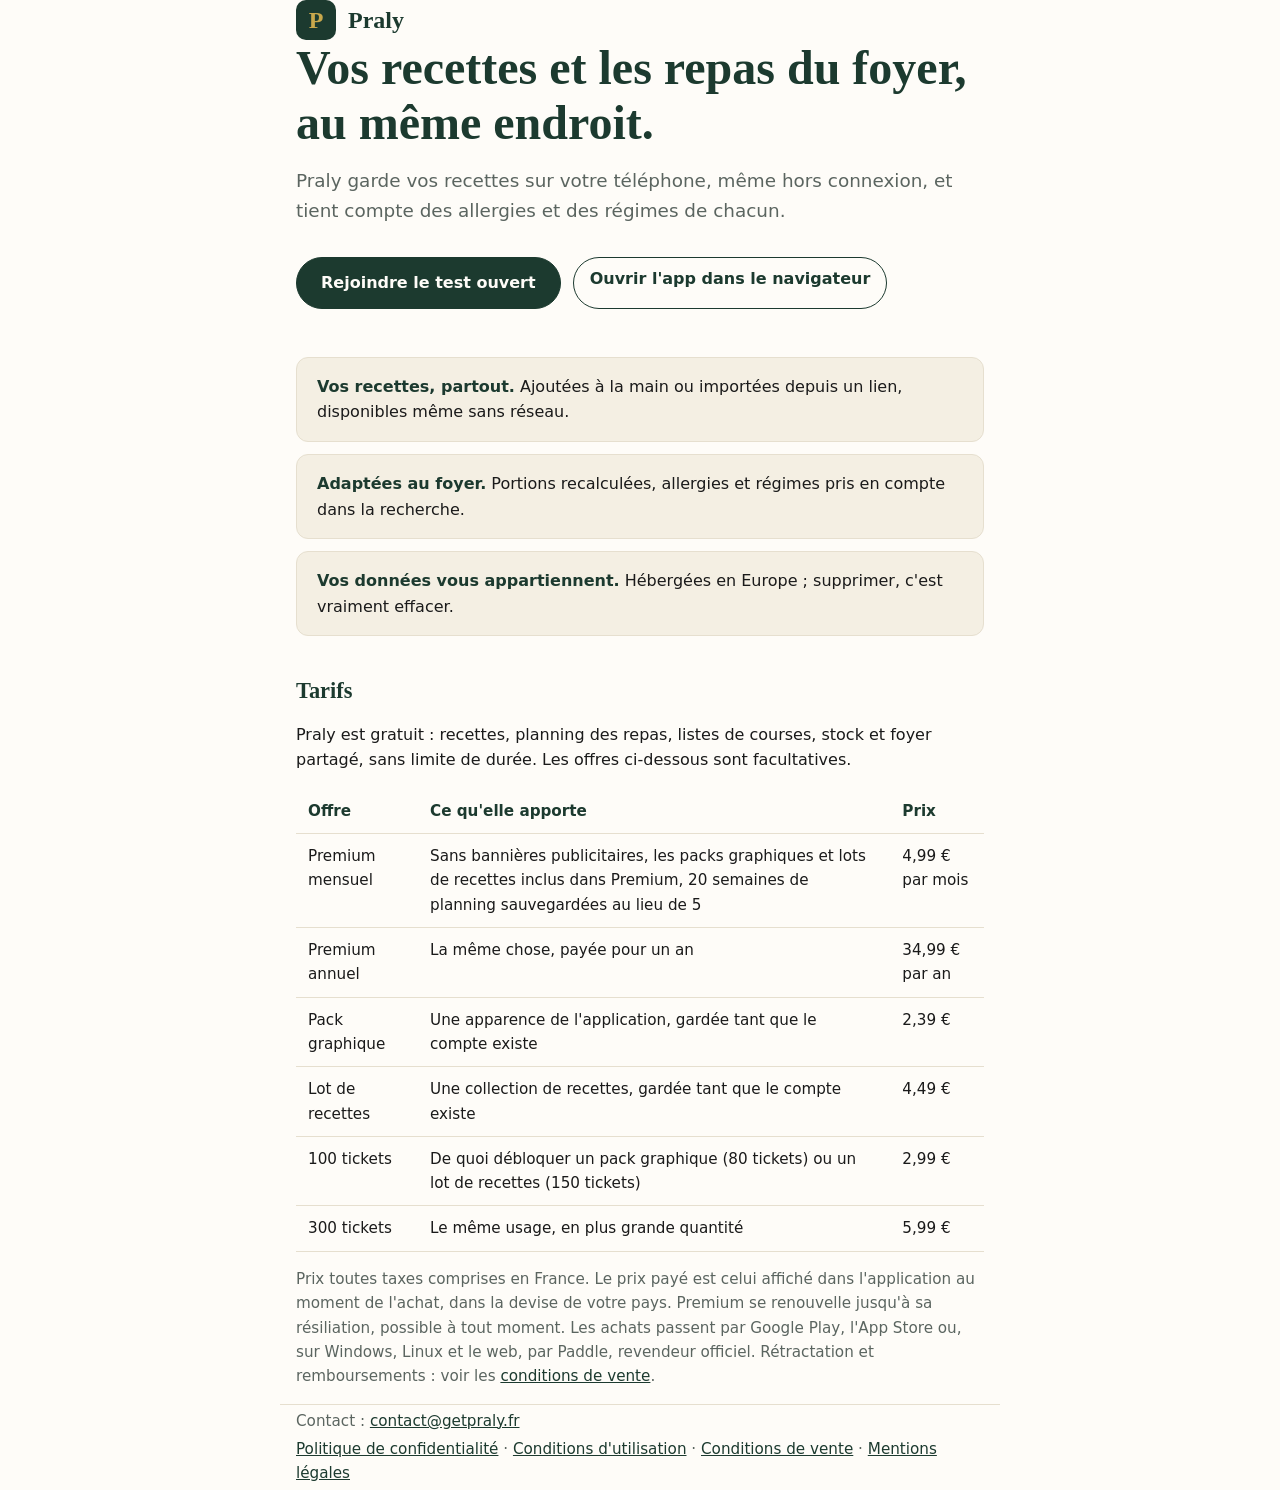
<file: index.html>
<!doctype html>
<html lang="fr">
<head>
  <meta charset="utf-8">
  <meta name="viewport" content="width=device-width, initial-scale=1">
  <title>Praly</title>
  <meta name="description" content="Praly : vos recettes et les repas du foyer, même hors connexion. Test ouvert sur Android, iPhone et le web.">
  <meta name="theme-color" content="#1C3A2F">
  <link rel="canonical" href="https://getpraly.fr/">
  <link rel="icon" href="/favicon.svg" type="image/svg+xml">
  <link rel="stylesheet" href="/styles.css">
</head>
<body>
  <header class="wrap">
    <a class="logo" href="/"><span class="logo-mark">P</span>Praly</a>
  </header>

  <main class="wrap">
    <h1>Vos recettes et les repas du foyer, au même endroit.</h1>
    <p class="lead">Praly garde vos recettes sur votre téléphone, même hors connexion, et tient compte des allergies et des régimes de chacun.</p>
    <!-- App web (lot C7 de Praly) : nofollow, l'app ne doit pas être indexée. -->
    <p class="open-app stores"><a class="button" href="/tester/">Rejoindre le test ouvert</a> <a class="button secondary" href="https://app.getpraly.fr/" rel="nofollow">Ouvrir l'app dans le navigateur</a></p>

    <ul class="features">
      <li><strong>Vos recettes, partout.</strong> Ajoutées à la main ou importées depuis un lien, disponibles même sans réseau.</li>
      <li><strong>Adaptées au foyer.</strong> Portions recalculées, allergies et régimes pris en compte dans la recherche.</li>
      <li><strong>Vos données vous appartiennent.</strong> Hébergées en Europe ; supprimer, c'est vraiment effacer.</li>
    </ul>

    <h2 id="tarifs">Tarifs</h2>
    <p>Praly est gratuit : recettes, planning des repas, listes de courses, stock et foyer partagé, sans limite de durée. Les offres ci-dessous sont facultatives.</p>
    <div class="table-scroll">
      <table>
        <thead><tr><th>Offre</th><th>Ce qu'elle apporte</th><th>Prix</th></tr></thead>
        <tbody>
          <tr><td>Premium mensuel</td><td>Sans bannières publicitaires, les packs graphiques et lots de recettes inclus dans Premium, 20 semaines de planning sauvegardées au lieu de 5</td><td>4,99 € par mois</td></tr>
          <tr><td>Premium annuel</td><td>La même chose, payée pour un an</td><td>34,99 € par an</td></tr>
          <tr><td>Pack graphique</td><td>Une apparence de l'application, gardée tant que le compte existe</td><td>2,39 €</td></tr>
          <tr><td>Lot de recettes</td><td>Une collection de recettes, gardée tant que le compte existe</td><td>4,49 €</td></tr>
          <tr><td>100 tickets</td><td>De quoi débloquer un pack graphique (80 tickets) ou un lot de recettes (150 tickets)</td><td>2,99 €</td></tr>
          <tr><td>300 tickets</td><td>Le même usage, en plus grande quantité</td><td>5,99 €</td></tr>
        </tbody>
      </table>
    </div>
    <p class="note">Prix toutes taxes comprises en France. Le prix payé est celui affiché dans l'application au moment de l'achat, dans la devise de votre pays. Premium se renouvelle jusqu'à sa résiliation, possible à tout moment. Les achats passent par Google Play, l'App Store ou, sur Windows, Linux et le web, par Paddle, revendeur officiel. Rétractation et remboursements : voir les <a href="/conditions-de-vente/">conditions de vente</a>.</p>
  </main>

  <footer class="wrap">
    <p>Contact : <a href="mailto:contact@getpraly.fr">contact@getpraly.fr</a></p>
    <p><a href="/confidentialite/">Politique de confidentialité</a> · <a href="/conditions/">Conditions d'utilisation</a> · <a href="/conditions-de-vente/">Conditions de vente</a> · <a href="/mentions-legales/">Mentions légales</a></p>
  </footer>
</body>
</html>
</file>
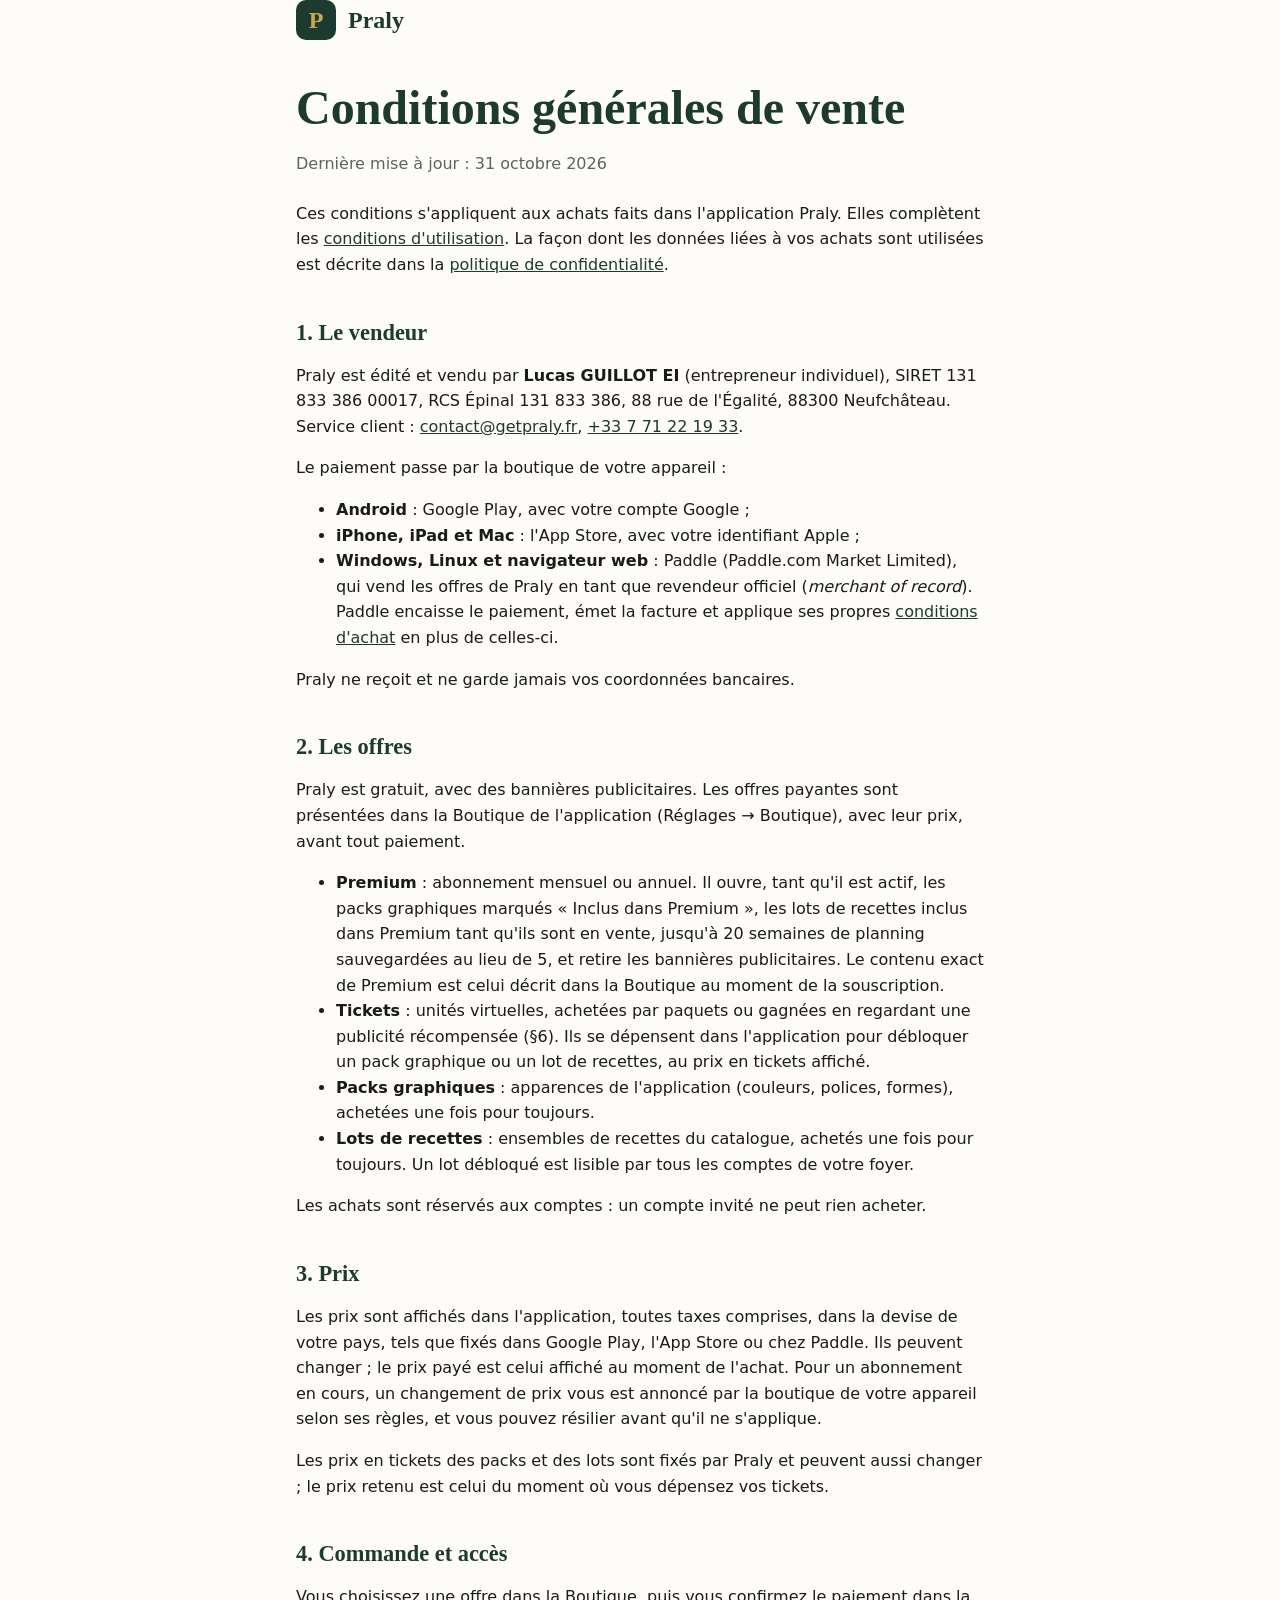
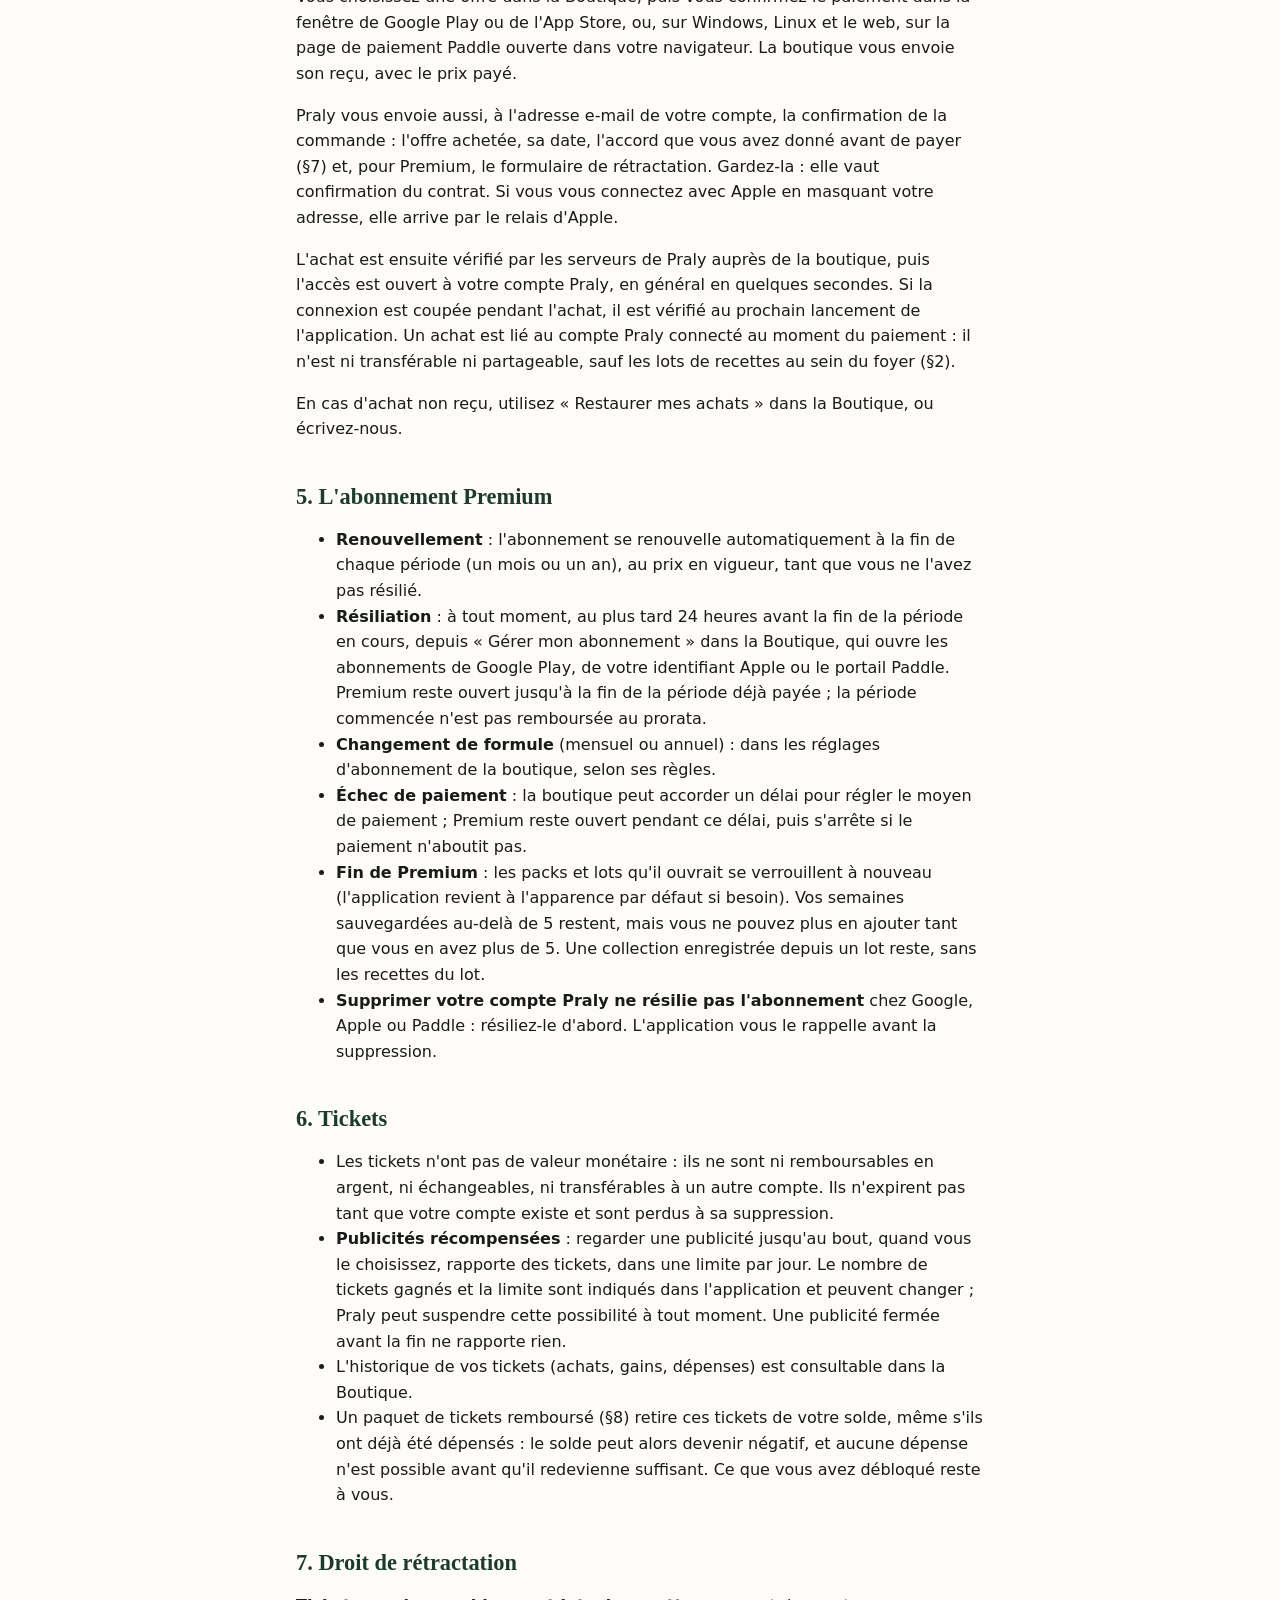
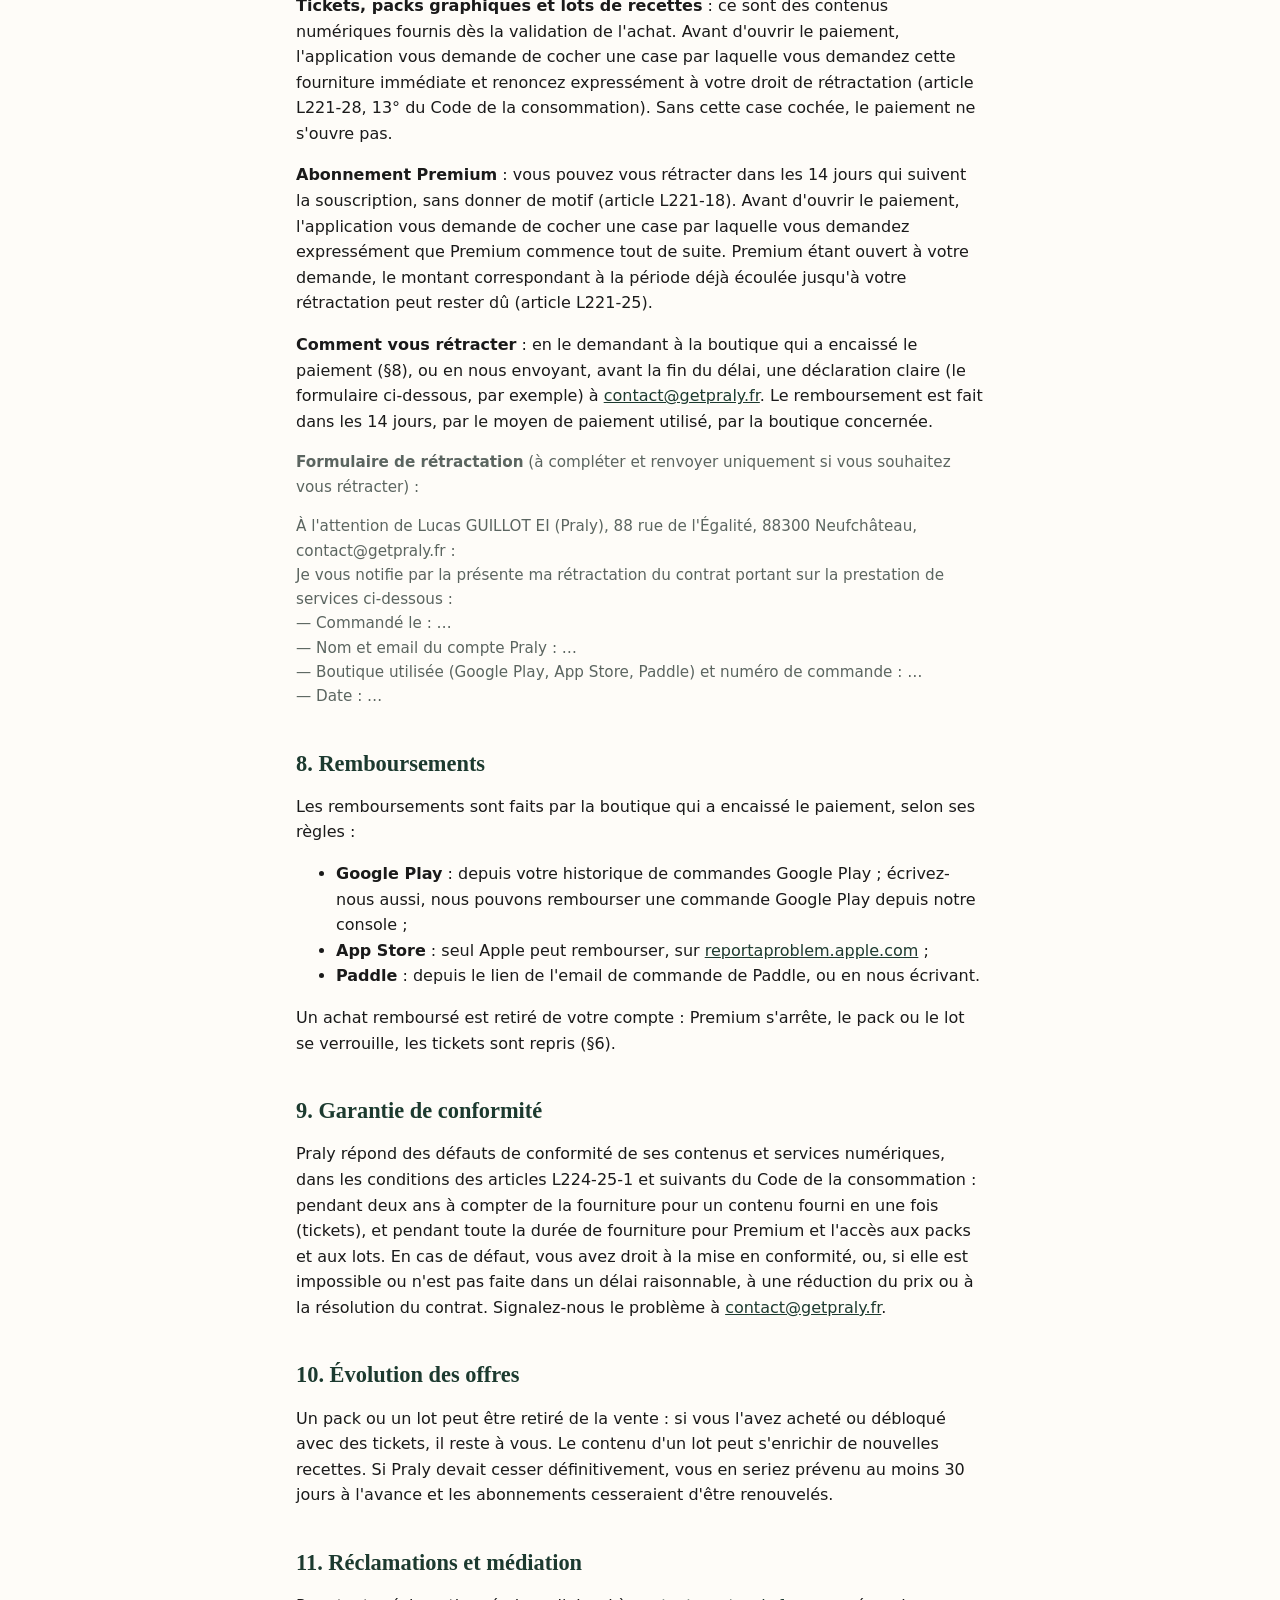
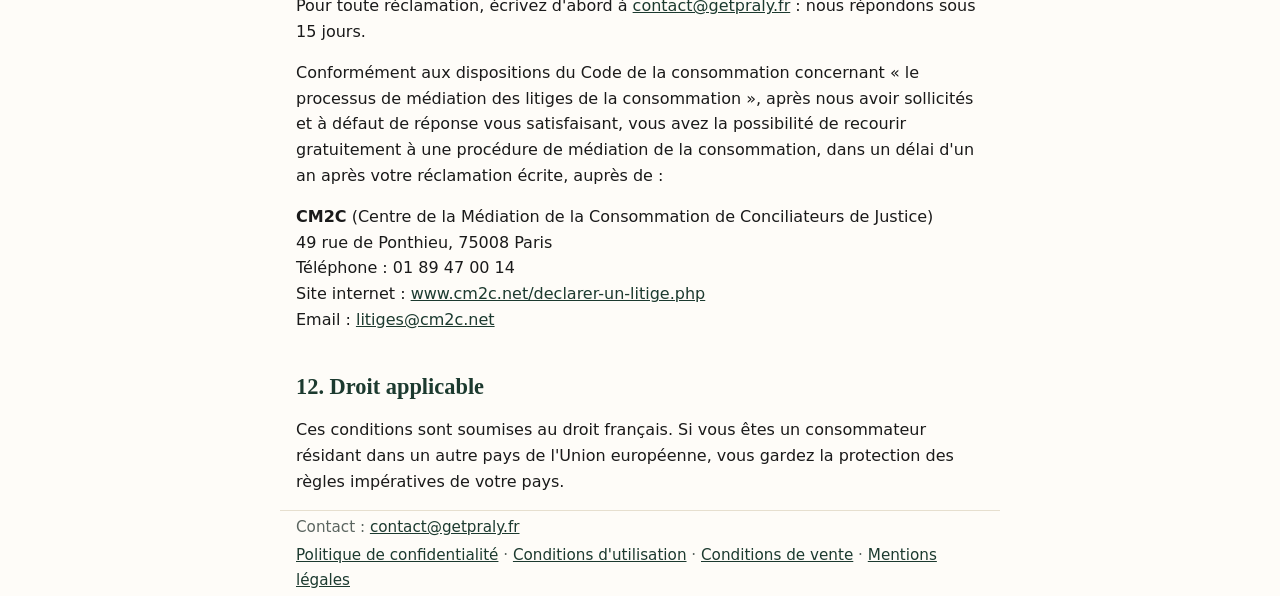
<file: conditions-de-vente/index.html>
<!doctype html>
<html lang="fr">
<head>
  <meta charset="utf-8">
  <meta name="viewport" content="width=device-width, initial-scale=1">
  <title>Conditions de vente · Praly</title>
  <meta name="description" content="Conditions générales de vente des offres payantes de l'application Praly : Premium, tickets, packs graphiques et lots de recettes.">
  <meta name="theme-color" content="#1C3A2F">
  <link rel="canonical" href="https://getpraly.fr/conditions-de-vente/">
  <link rel="icon" href="/favicon.svg" type="image/svg+xml">
  <link rel="stylesheet" href="/styles.css">
</head>
<body class="doc">
  <header class="wrap">
    <a class="logo" href="/"><span class="logo-mark">P</span>Praly</a>
  </header>

  <main class="wrap">
    <h1>Conditions générales de vente</h1>
    <p class="updated">Dernière mise à jour : 31 octobre 2026</p>

    <p>Ces conditions s'appliquent aux achats faits dans l'application Praly. Elles complètent les <a href="/conditions/">conditions d'utilisation</a>. La façon dont les données liées à vos achats sont utilisées est décrite dans la <a href="/confidentialite/">politique de confidentialité</a>.</p>

    <h2>1. Le vendeur</h2>
    <p>Praly est édité et vendu par <strong>Lucas GUILLOT EI</strong> (entrepreneur individuel), SIRET 131 833 386 00017, RCS Épinal 131 833 386, 88 rue de l'Égalité, 88300 Neufchâteau. Service client : <a href="mailto:contact@getpraly.fr">contact@getpraly.fr</a>, <a href="tel:+33771221933">+33 7 71 22 19 33</a>.</p>
    <p>Le paiement passe par la boutique de votre appareil :</p>
    <ul>
      <li><strong>Android</strong> : Google Play, avec votre compte Google ;</li>
      <li><strong>iPhone, iPad et Mac</strong> : l'App Store, avec votre identifiant Apple ;</li>
      <li><strong>Windows, Linux et navigateur web</strong> : Paddle (Paddle.com Market Limited), qui vend les offres de Praly en tant que revendeur officiel (<em>merchant of record</em>). Paddle encaisse le paiement, émet la facture et applique ses propres <a href="https://www.paddle.com/legal/checkout-buyer-terms">conditions d'achat</a> en plus de celles-ci.</li>
    </ul>
    <p>Praly ne reçoit et ne garde jamais vos coordonnées bancaires.</p>

    <h2>2. Les offres</h2>
    <p>Praly est gratuit, avec des bannières publicitaires. Les offres payantes sont présentées dans la Boutique de l'application (Réglages → Boutique), avec leur prix, avant tout paiement.</p>
    <ul>
      <li><strong>Premium</strong> : abonnement mensuel ou annuel. Il ouvre, tant qu'il est actif, les packs graphiques marqués « Inclus dans Premium », les lots de recettes inclus dans Premium tant qu'ils sont en vente, jusqu'à 20 semaines de planning sauvegardées au lieu de 5, et retire les bannières publicitaires. Le contenu exact de Premium est celui décrit dans la Boutique au moment de la souscription.</li>
      <li><strong>Tickets</strong> : unités virtuelles, achetées par paquets ou gagnées en regardant une publicité récompensée (§6). Ils se dépensent dans l'application pour débloquer un pack graphique ou un lot de recettes, au prix en tickets affiché.</li>
      <li><strong>Packs graphiques</strong> : apparences de l'application (couleurs, polices, formes), achetées une fois pour toujours.</li>
      <li><strong>Lots de recettes</strong> : ensembles de recettes du catalogue, achetés une fois pour toujours. Un lot débloqué est lisible par tous les comptes de votre foyer.</li>
    </ul>
    <p>Les achats sont réservés aux comptes : un compte invité ne peut rien acheter.</p>

    <h2>3. Prix</h2>
    <p>Les prix sont affichés dans l'application, toutes taxes comprises, dans la devise de votre pays, tels que fixés dans Google Play, l'App Store ou chez Paddle. Ils peuvent changer ; le prix payé est celui affiché au moment de l'achat. Pour un abonnement en cours, un changement de prix vous est annoncé par la boutique de votre appareil selon ses règles, et vous pouvez résilier avant qu'il ne s'applique.</p>
    <p>Les prix en tickets des packs et des lots sont fixés par Praly et peuvent aussi changer ; le prix retenu est celui du moment où vous dépensez vos tickets.</p>

    <h2>4. Commande et accès</h2>
    <p>Vous choisissez une offre dans la Boutique, puis vous confirmez le paiement dans la fenêtre de Google Play ou de l'App Store, ou, sur Windows, Linux et le web, sur la page de paiement Paddle ouverte dans votre navigateur. La boutique vous envoie son reçu, avec le prix payé.</p>
    <p>Praly vous envoie aussi, à l'adresse e-mail de votre compte, la confirmation de la commande : l'offre achetée, sa date, l'accord que vous avez donné avant de payer (§7) et, pour Premium, le formulaire de rétractation. Gardez-la : elle vaut confirmation du contrat. Si vous vous connectez avec Apple en masquant votre adresse, elle arrive par le relais d'Apple.</p>
    <p>L'achat est ensuite vérifié par les serveurs de Praly auprès de la boutique, puis l'accès est ouvert à votre compte Praly, en général en quelques secondes. Si la connexion est coupée pendant l'achat, il est vérifié au prochain lancement de l'application. Un achat est lié au compte Praly connecté au moment du paiement : il n'est ni transférable ni partageable, sauf les lots de recettes au sein du foyer (§2).</p>
    <p>En cas d'achat non reçu, utilisez « Restaurer mes achats » dans la Boutique, ou écrivez-nous.</p>

    <h2>5. L'abonnement Premium</h2>
    <ul>
      <li><strong>Renouvellement</strong> : l'abonnement se renouvelle automatiquement à la fin de chaque période (un mois ou un an), au prix en vigueur, tant que vous ne l'avez pas résilié.</li>
      <li><strong>Résiliation</strong> : à tout moment, au plus tard 24 heures avant la fin de la période en cours, depuis « Gérer mon abonnement » dans la Boutique, qui ouvre les abonnements de Google Play, de votre identifiant Apple ou le portail Paddle. Premium reste ouvert jusqu'à la fin de la période déjà payée ; la période commencée n'est pas remboursée au prorata.</li>
      <li><strong>Changement de formule</strong> (mensuel ou annuel) : dans les réglages d'abonnement de la boutique, selon ses règles.</li>
      <li><strong>Échec de paiement</strong> : la boutique peut accorder un délai pour régler le moyen de paiement ; Premium reste ouvert pendant ce délai, puis s'arrête si le paiement n'aboutit pas.</li>
      <li><strong>Fin de Premium</strong> : les packs et lots qu'il ouvrait se verrouillent à nouveau (l'application revient à l'apparence par défaut si besoin). Vos semaines sauvegardées au-delà de 5 restent, mais vous ne pouvez plus en ajouter tant que vous en avez plus de 5. Une collection enregistrée depuis un lot reste, sans les recettes du lot.</li>
      <li><strong>Supprimer votre compte Praly ne résilie pas l'abonnement</strong> chez Google, Apple ou Paddle : résiliez-le d'abord. L'application vous le rappelle avant la suppression.</li>
    </ul>

    <h2>6. Tickets</h2>
    <ul>
      <li>Les tickets n'ont pas de valeur monétaire : ils ne sont ni remboursables en argent, ni échangeables, ni transférables à un autre compte. Ils n'expirent pas tant que votre compte existe et sont perdus à sa suppression.</li>
      <li><strong>Publicités récompensées</strong> : regarder une publicité jusqu'au bout, quand vous le choisissez, rapporte des tickets, dans une limite par jour. Le nombre de tickets gagnés et la limite sont indiqués dans l'application et peuvent changer ; Praly peut suspendre cette possibilité à tout moment. Une publicité fermée avant la fin ne rapporte rien.</li>
      <li>L'historique de vos tickets (achats, gains, dépenses) est consultable dans la Boutique.</li>
      <li>Un paquet de tickets remboursé (§8) retire ces tickets de votre solde, même s'ils ont déjà été dépensés : le solde peut alors devenir négatif, et aucune dépense n'est possible avant qu'il redevienne suffisant. Ce que vous avez débloqué reste à vous.</li>
    </ul>

    <h2>7. Droit de rétractation</h2>
    <p><strong>Tickets, packs graphiques et lots de recettes</strong> : ce sont des contenus numériques fournis dès la validation de l'achat. Avant d'ouvrir le paiement, l'application vous demande de cocher une case par laquelle vous demandez cette fourniture immédiate et renoncez expressément à votre droit de rétractation (article L221-28, 13° du Code de la consommation). Sans cette case cochée, le paiement ne s'ouvre pas.</p>
    <p><strong>Abonnement Premium</strong> : vous pouvez vous rétracter dans les 14 jours qui suivent la souscription, sans donner de motif (article L221-18). Avant d'ouvrir le paiement, l'application vous demande de cocher une case par laquelle vous demandez expressément que Premium commence tout de suite. Premium étant ouvert à votre demande, le montant correspondant à la période déjà écoulée jusqu'à votre rétractation peut rester dû (article L221-25).</p>
    <p><strong>Comment vous rétracter</strong> : en le demandant à la boutique qui a encaissé le paiement (§8), ou en nous envoyant, avant la fin du délai, une déclaration claire (le formulaire ci-dessous, par exemple) à <a href="mailto:contact@getpraly.fr">contact@getpraly.fr</a>. Le remboursement est fait dans les 14 jours, par le moyen de paiement utilisé, par la boutique concernée.</p>
    <div class="note">
      <p><strong>Formulaire de rétractation</strong> (à compléter et renvoyer uniquement si vous souhaitez vous rétracter) :</p>
      <p>À l'attention de Lucas GUILLOT EI (Praly), 88 rue de l'Égalité, 88300 Neufchâteau, contact@getpraly.fr :<br>
        Je vous notifie par la présente ma rétractation du contrat portant sur la prestation de services ci-dessous :<br>
        — Commandé le : …<br>
        — Nom et email du compte Praly : …<br>
        — Boutique utilisée (Google Play, App Store, Paddle) et numéro de commande : …<br>
        — Date : …</p>
    </div>

    <h2>8. Remboursements</h2>
    <p>Les remboursements sont faits par la boutique qui a encaissé le paiement, selon ses règles :</p>
    <ul>
      <li><strong>Google Play</strong> : depuis votre historique de commandes Google Play ; écrivez-nous aussi, nous pouvons rembourser une commande Google Play depuis notre console ;</li>
      <li><strong>App Store</strong> : seul Apple peut rembourser, sur <a href="https://reportaproblem.apple.com">reportaproblem.apple.com</a> ;</li>
      <li><strong>Paddle</strong> : depuis le lien de l'email de commande de Paddle, ou en nous écrivant.</li>
    </ul>
    <p>Un achat remboursé est retiré de votre compte : Premium s'arrête, le pack ou le lot se verrouille, les tickets sont repris (§6).</p>

    <h2>9. Garantie de conformité</h2>
    <p>Praly répond des défauts de conformité de ses contenus et services numériques, dans les conditions des articles L224-25-1 et suivants du Code de la consommation : pendant deux ans à compter de la fourniture pour un contenu fourni en une fois (tickets), et pendant toute la durée de fourniture pour Premium et l'accès aux packs et aux lots. En cas de défaut, vous avez droit à la mise en conformité, ou, si elle est impossible ou n'est pas faite dans un délai raisonnable, à une réduction du prix ou à la résolution du contrat. Signalez-nous le problème à <a href="mailto:contact@getpraly.fr">contact@getpraly.fr</a>.</p>

    <h2>10. Évolution des offres</h2>
    <p>Un pack ou un lot peut être retiré de la vente : si vous l'avez acheté ou débloqué avec des tickets, il reste à vous. Le contenu d'un lot peut s'enrichir de nouvelles recettes. Si Praly devait cesser définitivement, vous en seriez prévenu au moins 30 jours à l'avance et les abonnements cesseraient d'être renouvelés.</p>

    <h2>11. Réclamations et médiation</h2>
    <p>Pour toute réclamation, écrivez d'abord à <a href="mailto:contact@getpraly.fr">contact@getpraly.fr</a> : nous répondons sous 15 jours.</p>
    <p>Conformément aux dispositions du Code de la consommation concernant « le processus de médiation des litiges de la consommation », après nous avoir sollicités et à défaut de réponse vous satisfaisant, vous avez la possibilité de recourir gratuitement à une procédure de médiation de la consommation, dans un délai d'un an après votre réclamation écrite, auprès de :</p>
    <p><strong>CM2C</strong> (Centre de la Médiation de la Consommation de Conciliateurs de Justice)<br>
      49 rue de Ponthieu, 75008 Paris<br>
      Téléphone : 01 89 47 00 14<br>
      Site internet : <a href="https://www.cm2c.net/declarer-un-litige.php">www.cm2c.net/declarer-un-litige.php</a><br>
      Email : <a href="mailto:litiges@cm2c.net">litiges@cm2c.net</a></p>
    <h2>12. Droit applicable</h2>
    <p>Ces conditions sont soumises au droit français. Si vous êtes un consommateur résidant dans un autre pays de l'Union européenne, vous gardez la protection des règles impératives de votre pays.</p>
  </main>

  <footer class="wrap">
    <p>Contact : <a href="mailto:contact@getpraly.fr">contact@getpraly.fr</a></p>
    <p><a href="/confidentialite/">Politique de confidentialité</a> · <a href="/conditions/">Conditions d'utilisation</a> · <a href="/conditions-de-vente/">Conditions de vente</a> · <a href="/mentions-legales/">Mentions légales</a></p>
  </footer>
</body>
</html>
</file>
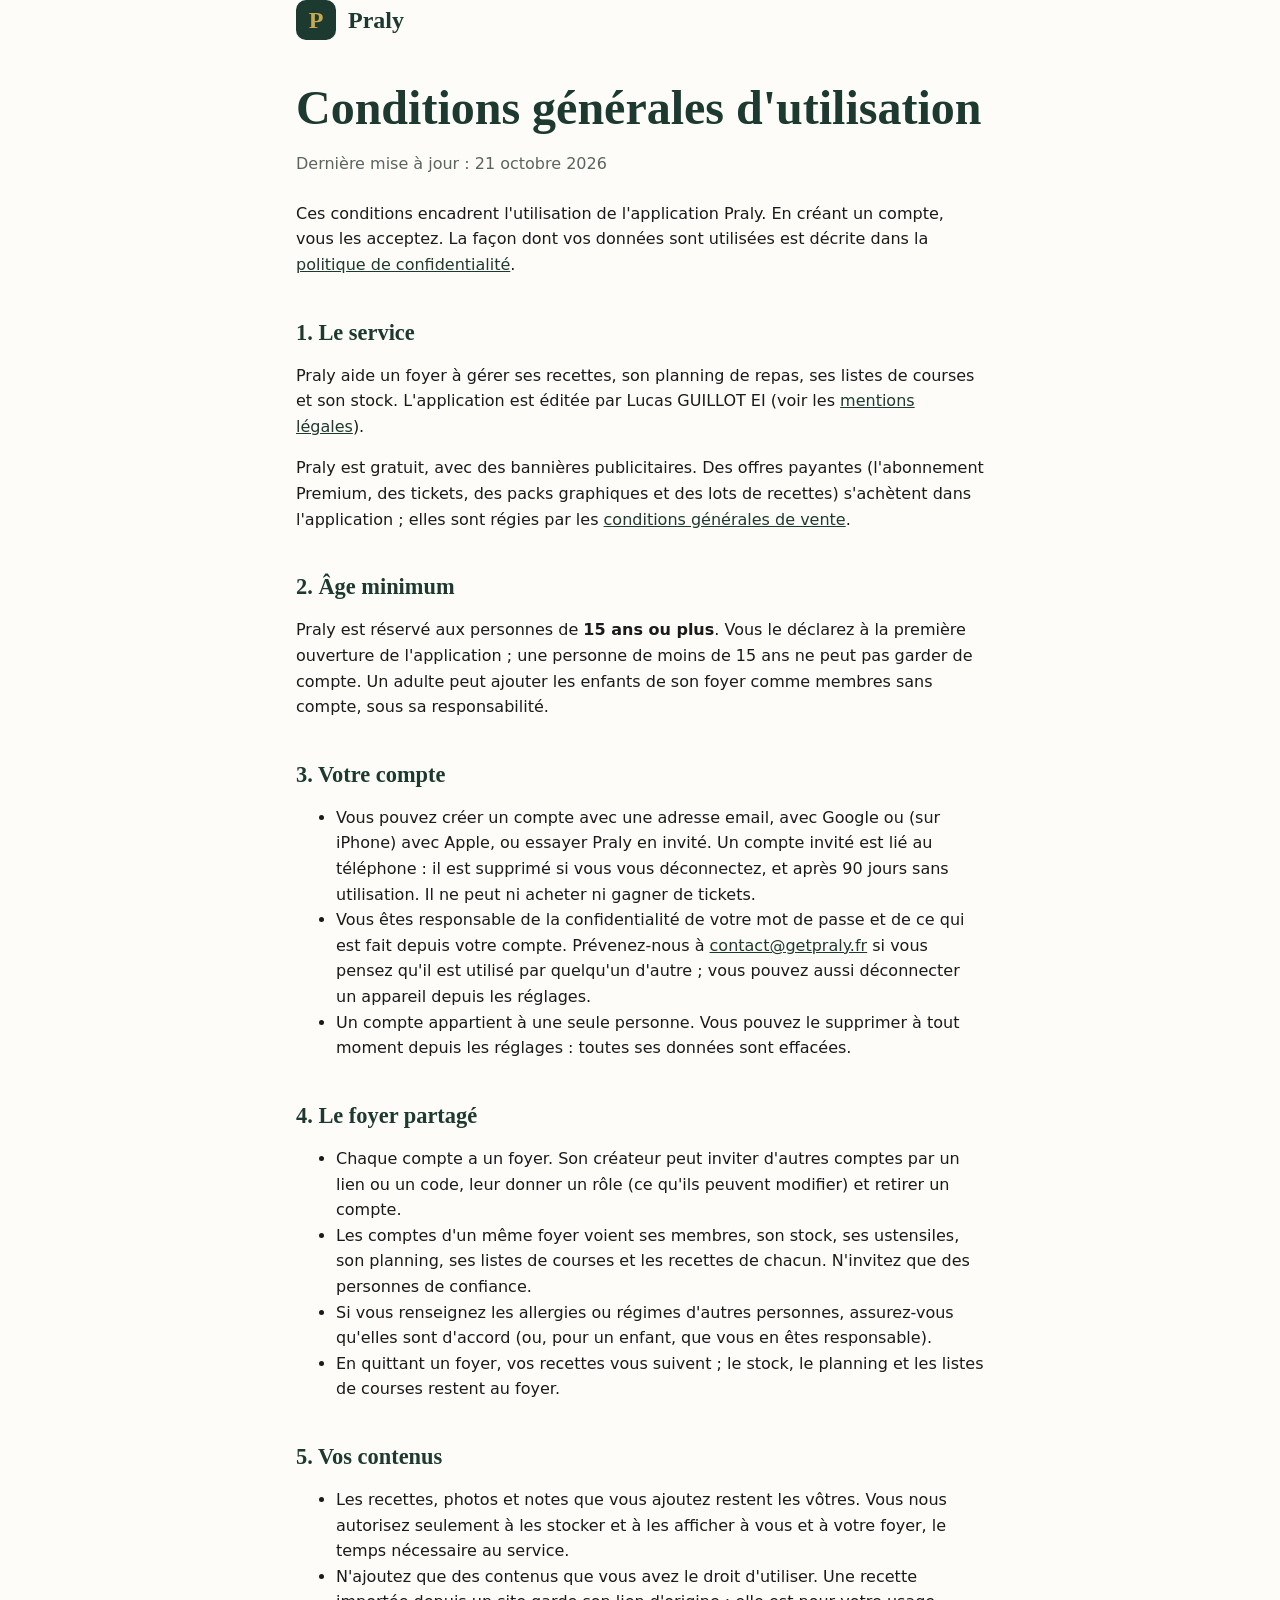
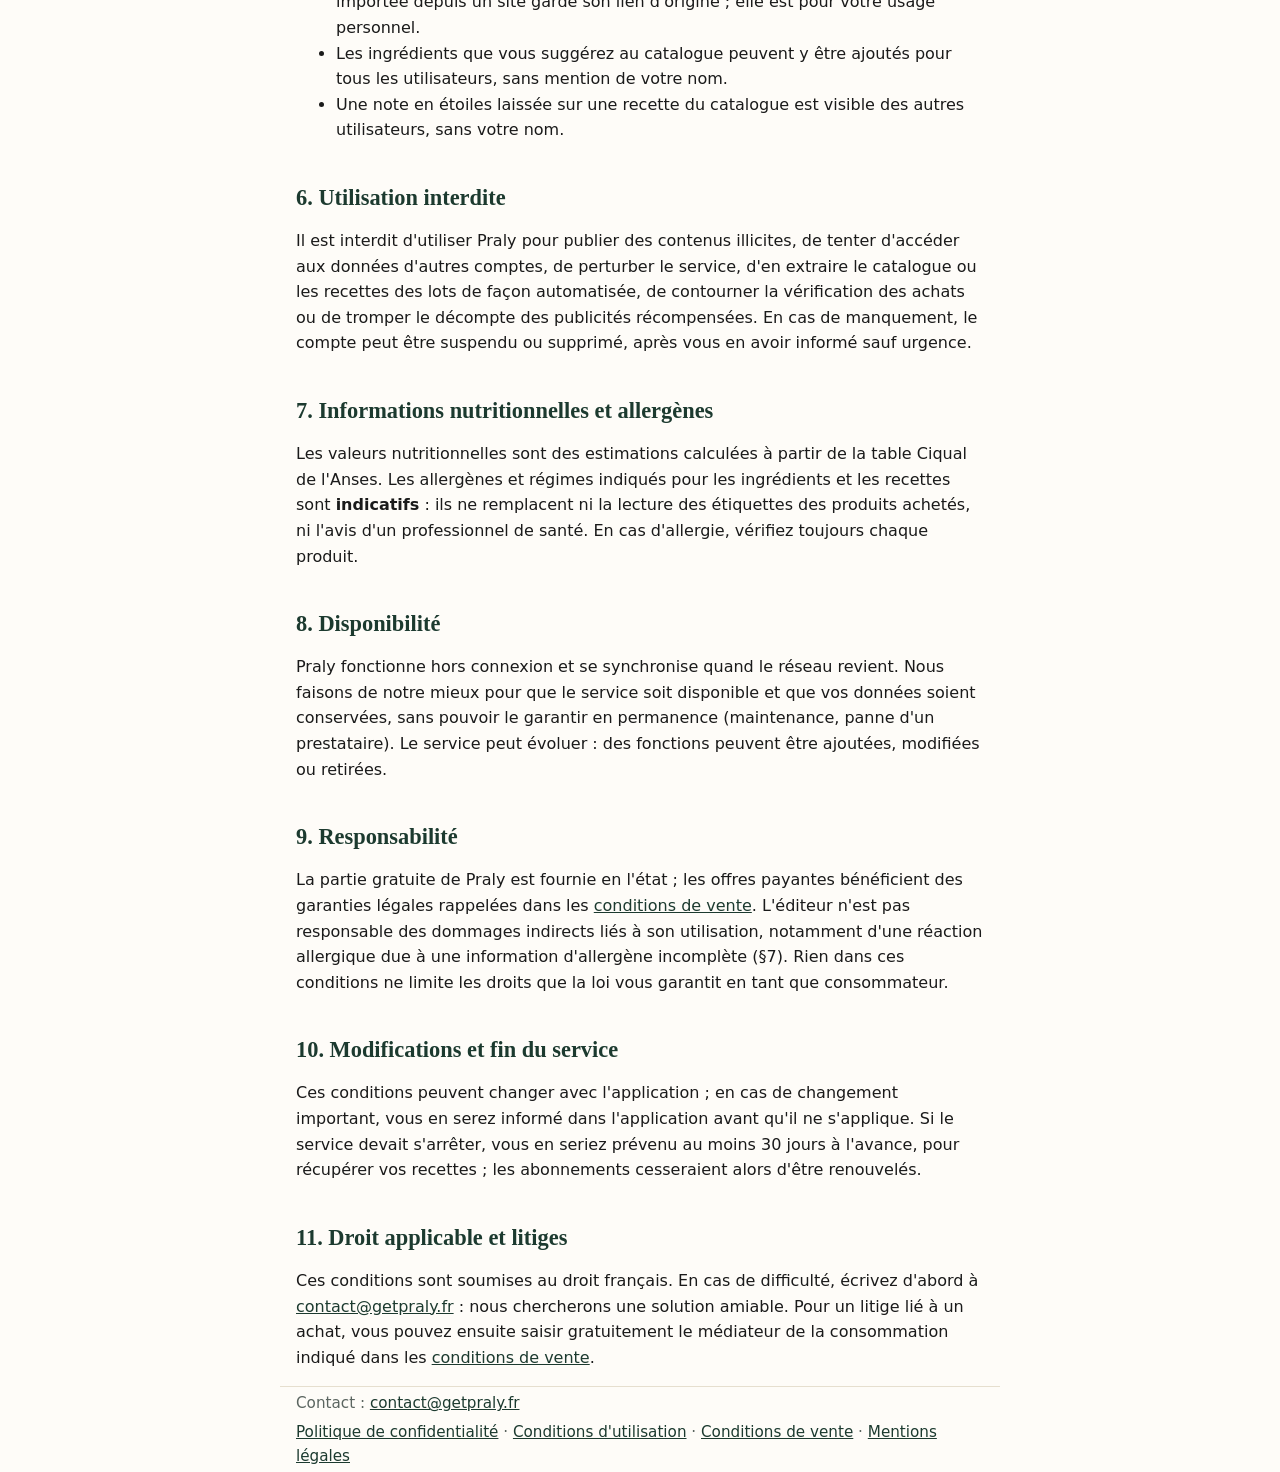
<file: conditions/index.html>
<!doctype html>
<html lang="fr">
<head>
  <meta charset="utf-8">
  <meta name="viewport" content="width=device-width, initial-scale=1">
  <title>Conditions d'utilisation · Praly</title>
  <meta name="description" content="Conditions générales d'utilisation de l'application Praly.">
  <meta name="theme-color" content="#1C3A2F">
  <link rel="canonical" href="https://getpraly.fr/conditions/">
  <link rel="icon" href="/favicon.svg" type="image/svg+xml">
  <link rel="stylesheet" href="/styles.css">
</head>
<body class="doc">
  <header class="wrap">
    <a class="logo" href="/"><span class="logo-mark">P</span>Praly</a>
  </header>

  <main class="wrap">
    <h1>Conditions générales d'utilisation</h1>
    <p class="updated">Dernière mise à jour : 21 octobre 2026</p>

    <p>Ces conditions encadrent l'utilisation de l'application Praly. En créant un compte, vous les acceptez. La façon dont vos données sont utilisées est décrite dans la <a href="/confidentialite/">politique de confidentialité</a>.</p>

    <h2>1. Le service</h2>
    <p>Praly aide un foyer à gérer ses recettes, son planning de repas, ses listes de courses et son stock. L'application est éditée par Lucas GUILLOT EI (voir les <a href="/mentions-legales/">mentions légales</a>).</p>
    <p>Praly est gratuit, avec des bannières publicitaires. Des offres payantes (l'abonnement Premium, des tickets, des packs graphiques et des lots de recettes) s'achètent dans l'application ; elles sont régies par les <a href="/conditions-de-vente/">conditions générales de vente</a>.</p>

    <h2>2. Âge minimum</h2>
    <p>Praly est réservé aux personnes de <strong>15 ans ou plus</strong>. Vous le déclarez à la première ouverture de l'application ; une personne de moins de 15 ans ne peut pas garder de compte. Un adulte peut ajouter les enfants de son foyer comme membres sans compte, sous sa responsabilité.</p>

    <h2>3. Votre compte</h2>
    <ul>
      <li>Vous pouvez créer un compte avec une adresse email, avec Google ou (sur iPhone) avec Apple, ou essayer Praly en invité. Un compte invité est lié au téléphone : il est supprimé si vous vous déconnectez, et après 90 jours sans utilisation. Il ne peut ni acheter ni gagner de tickets.</li>
      <li>Vous êtes responsable de la confidentialité de votre mot de passe et de ce qui est fait depuis votre compte. Prévenez-nous à <a href="mailto:contact@getpraly.fr">contact@getpraly.fr</a> si vous pensez qu'il est utilisé par quelqu'un d'autre ; vous pouvez aussi déconnecter un appareil depuis les réglages.</li>
      <li>Un compte appartient à une seule personne. Vous pouvez le supprimer à tout moment depuis les réglages : toutes ses données sont effacées.</li>
    </ul>

    <h2>4. Le foyer partagé</h2>
    <ul>
      <li>Chaque compte a un foyer. Son créateur peut inviter d'autres comptes par un lien ou un code, leur donner un rôle (ce qu'ils peuvent modifier) et retirer un compte.</li>
      <li>Les comptes d'un même foyer voient ses membres, son stock, ses ustensiles, son planning, ses listes de courses et les recettes de chacun. N'invitez que des personnes de confiance.</li>
      <li>Si vous renseignez les allergies ou régimes d'autres personnes, assurez-vous qu'elles sont d'accord (ou, pour un enfant, que vous en êtes responsable).</li>
      <li>En quittant un foyer, vos recettes vous suivent ; le stock, le planning et les listes de courses restent au foyer.</li>
    </ul>

    <h2>5. Vos contenus</h2>
    <ul>
      <li>Les recettes, photos et notes que vous ajoutez restent les vôtres. Vous nous autorisez seulement à les stocker et à les afficher à vous et à votre foyer, le temps nécessaire au service.</li>
      <li>N'ajoutez que des contenus que vous avez le droit d'utiliser. Une recette importée depuis un site garde son lien d'origine ; elle est pour votre usage personnel.</li>
      <li>Les ingrédients que vous suggérez au catalogue peuvent y être ajoutés pour tous les utilisateurs, sans mention de votre nom.</li>
      <li>Une note en étoiles laissée sur une recette du catalogue est visible des autres utilisateurs, sans votre nom.</li>
    </ul>

    <h2>6. Utilisation interdite</h2>
    <p>Il est interdit d'utiliser Praly pour publier des contenus illicites, de tenter d'accéder aux données d'autres comptes, de perturber le service, d'en extraire le catalogue ou les recettes des lots de façon automatisée, de contourner la vérification des achats ou de tromper le décompte des publicités récompensées. En cas de manquement, le compte peut être suspendu ou supprimé, après vous en avoir informé sauf urgence.</p>

    <h2>7. Informations nutritionnelles et allergènes</h2>
    <p>Les valeurs nutritionnelles sont des estimations calculées à partir de la table Ciqual de l'Anses. Les allergènes et régimes indiqués pour les ingrédients et les recettes sont <strong>indicatifs</strong> : ils ne remplacent ni la lecture des étiquettes des produits achetés, ni l'avis d'un professionnel de santé. En cas d'allergie, vérifiez toujours chaque produit.</p>

    <h2>8. Disponibilité</h2>
    <p>Praly fonctionne hors connexion et se synchronise quand le réseau revient. Nous faisons de notre mieux pour que le service soit disponible et que vos données soient conservées, sans pouvoir le garantir en permanence (maintenance, panne d'un prestataire). Le service peut évoluer : des fonctions peuvent être ajoutées, modifiées ou retirées.</p>

    <h2>9. Responsabilité</h2>
    <p>La partie gratuite de Praly est fournie en l'état ; les offres payantes bénéficient des garanties légales rappelées dans les <a href="/conditions-de-vente/">conditions de vente</a>. L'éditeur n'est pas responsable des dommages indirects liés à son utilisation, notamment d'une réaction allergique due à une information d'allergène incomplète (§7). Rien dans ces conditions ne limite les droits que la loi vous garantit en tant que consommateur.</p>

    <h2>10. Modifications et fin du service</h2>
    <p>Ces conditions peuvent changer avec l'application ; en cas de changement important, vous en serez informé dans l'application avant qu'il ne s'applique. Si le service devait s'arrêter, vous en seriez prévenu au moins 30 jours à l'avance, pour récupérer vos recettes ; les abonnements cesseraient alors d'être renouvelés.</p>

    <h2>11. Droit applicable et litiges</h2>
    <p>Ces conditions sont soumises au droit français. En cas de difficulté, écrivez d'abord à <a href="mailto:contact@getpraly.fr">contact@getpraly.fr</a> : nous chercherons une solution amiable. Pour un litige lié à un achat, vous pouvez ensuite saisir gratuitement le médiateur de la consommation indiqué dans les <a href="/conditions-de-vente/">conditions de vente</a>.</p>
  </main>

  <footer class="wrap">
    <p>Contact : <a href="mailto:contact@getpraly.fr">contact@getpraly.fr</a></p>
    <p><a href="/confidentialite/">Politique de confidentialité</a> · <a href="/conditions/">Conditions d'utilisation</a> · <a href="/conditions-de-vente/">Conditions de vente</a> · <a href="/mentions-legales/">Mentions légales</a></p>
  </footer>
</body>
</html>
</file>
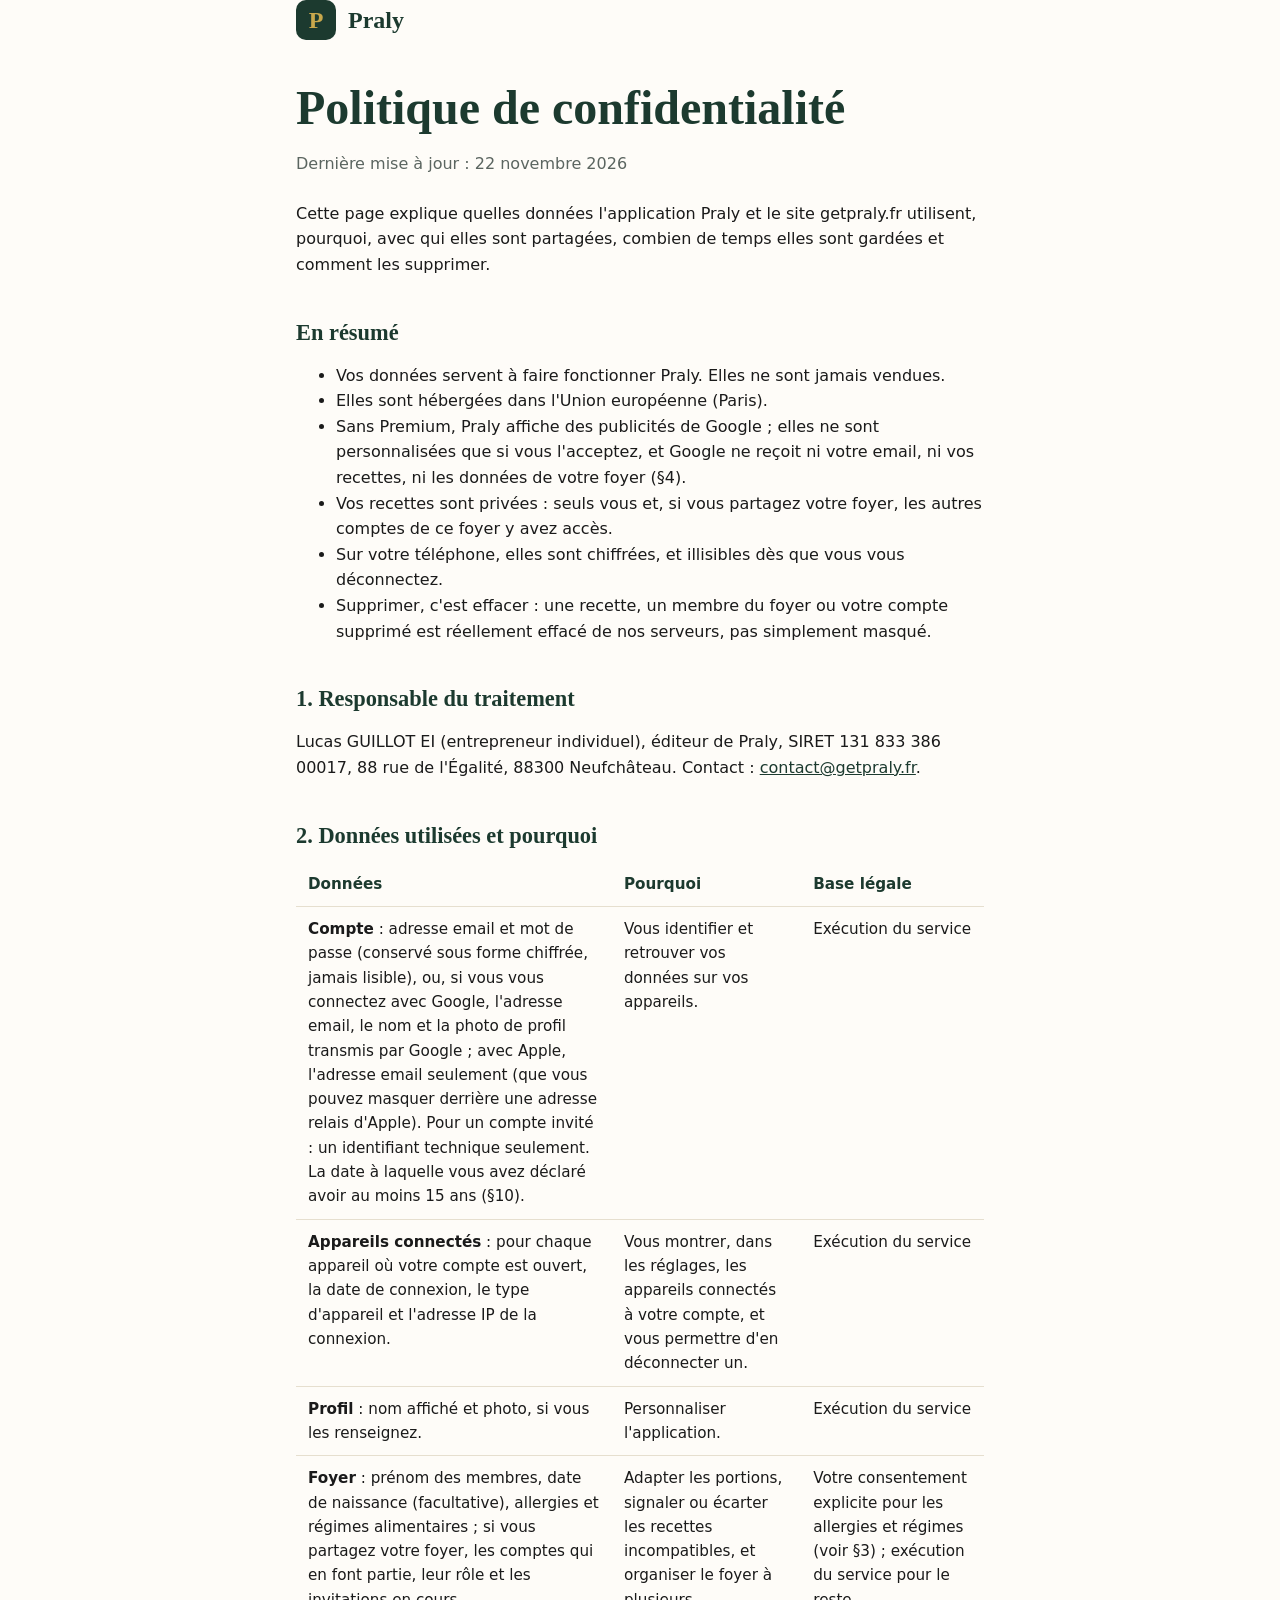
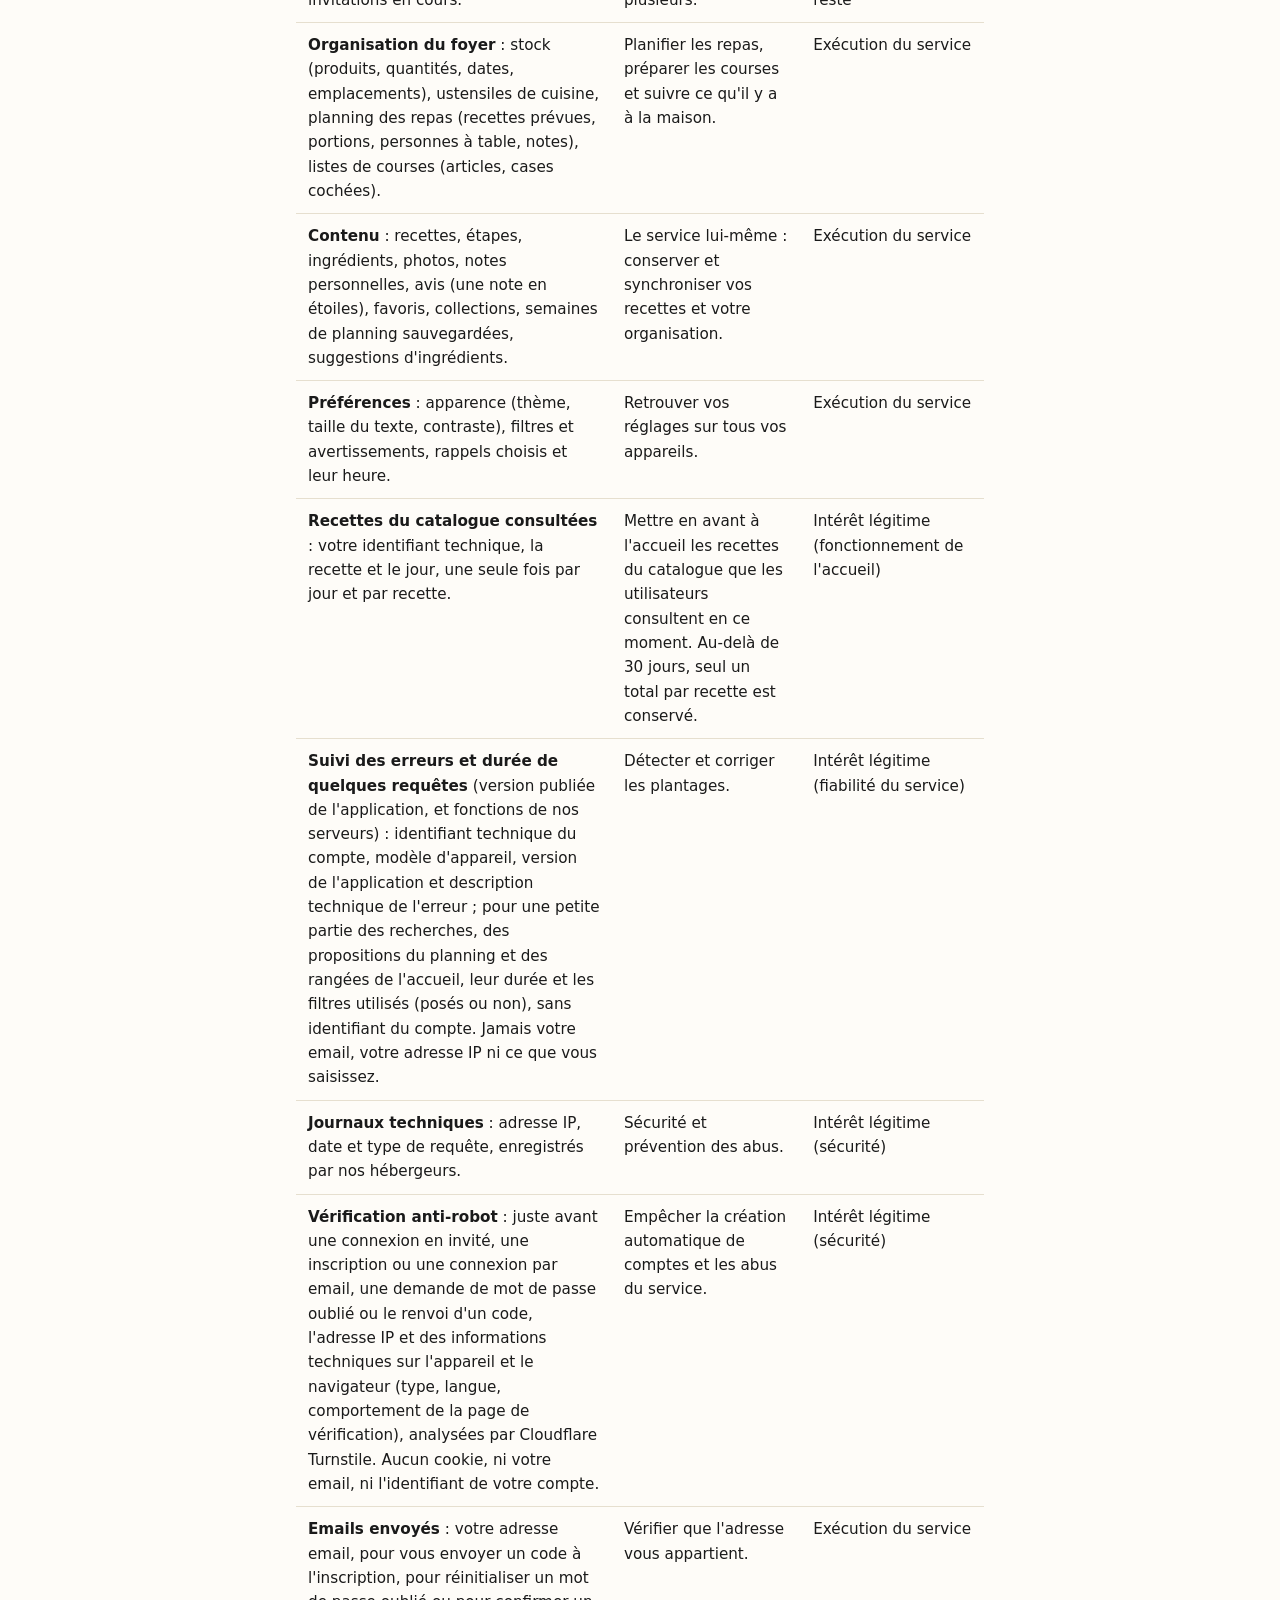
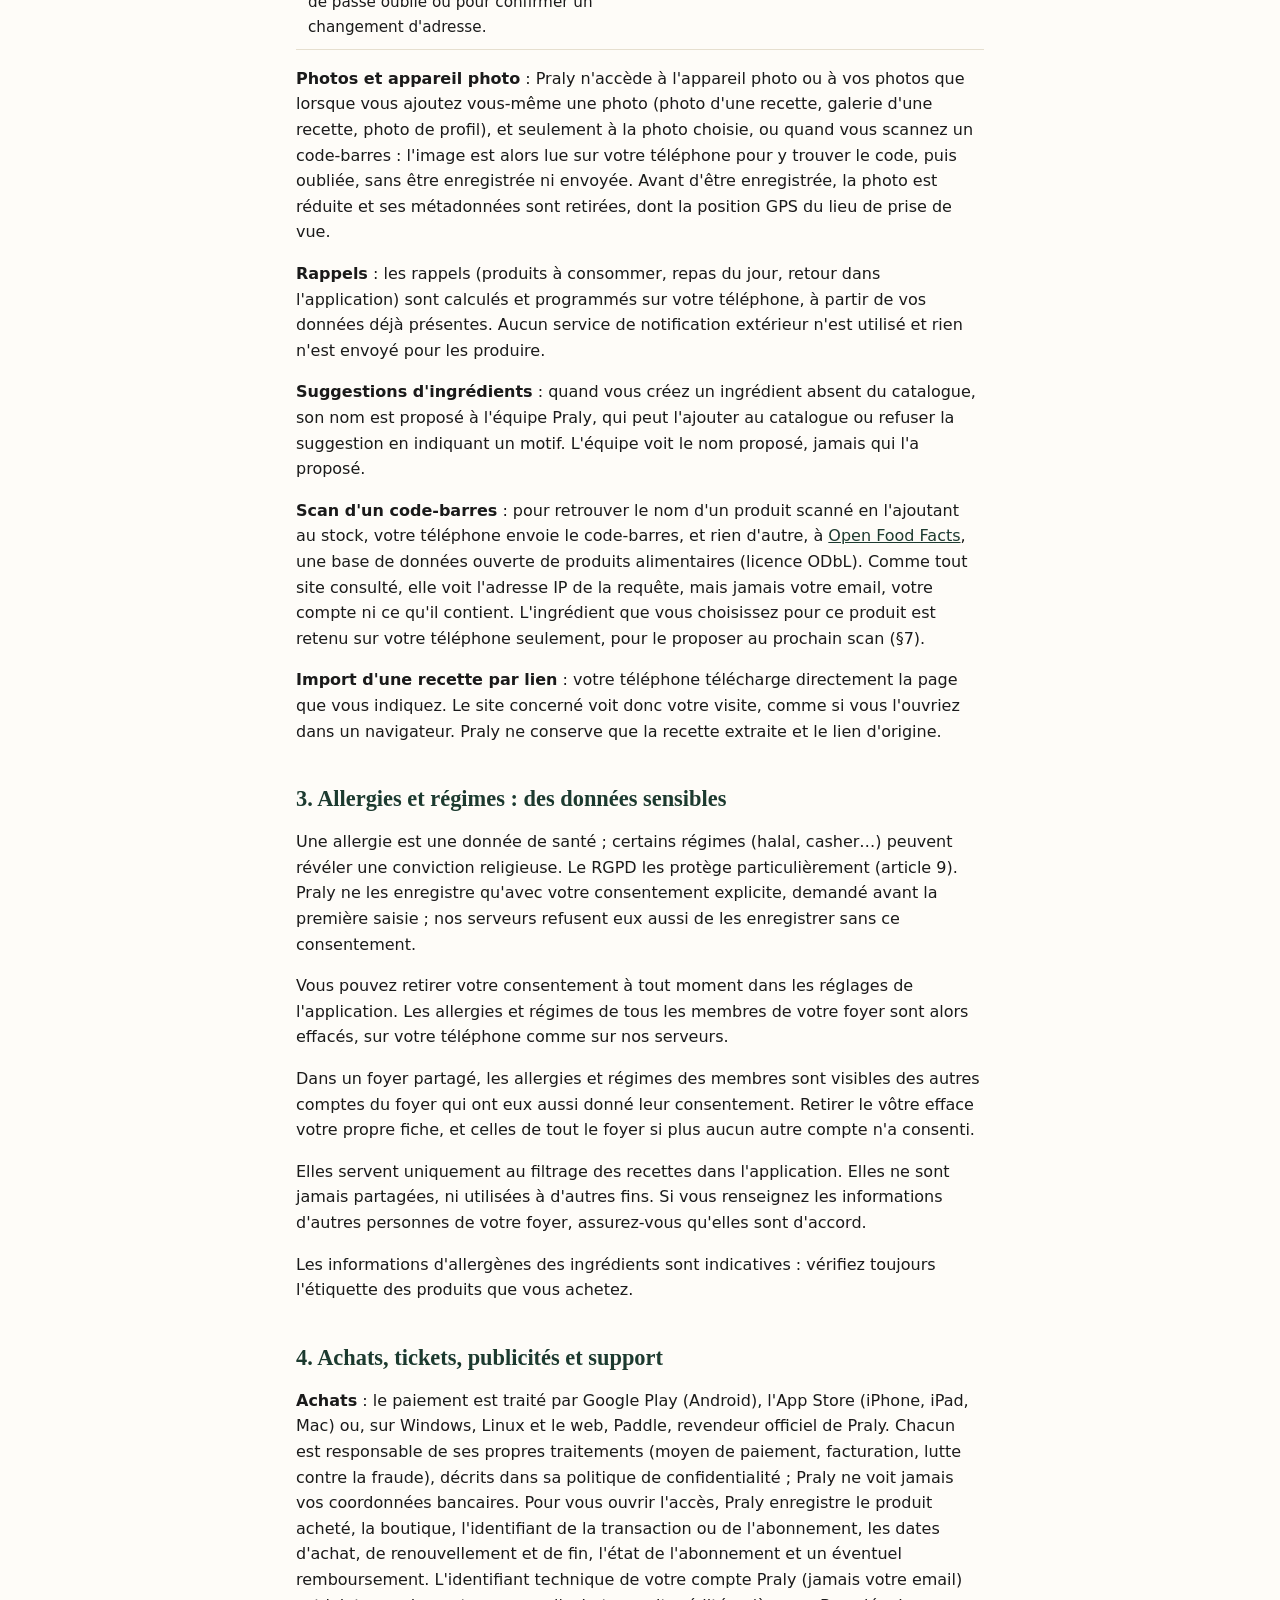
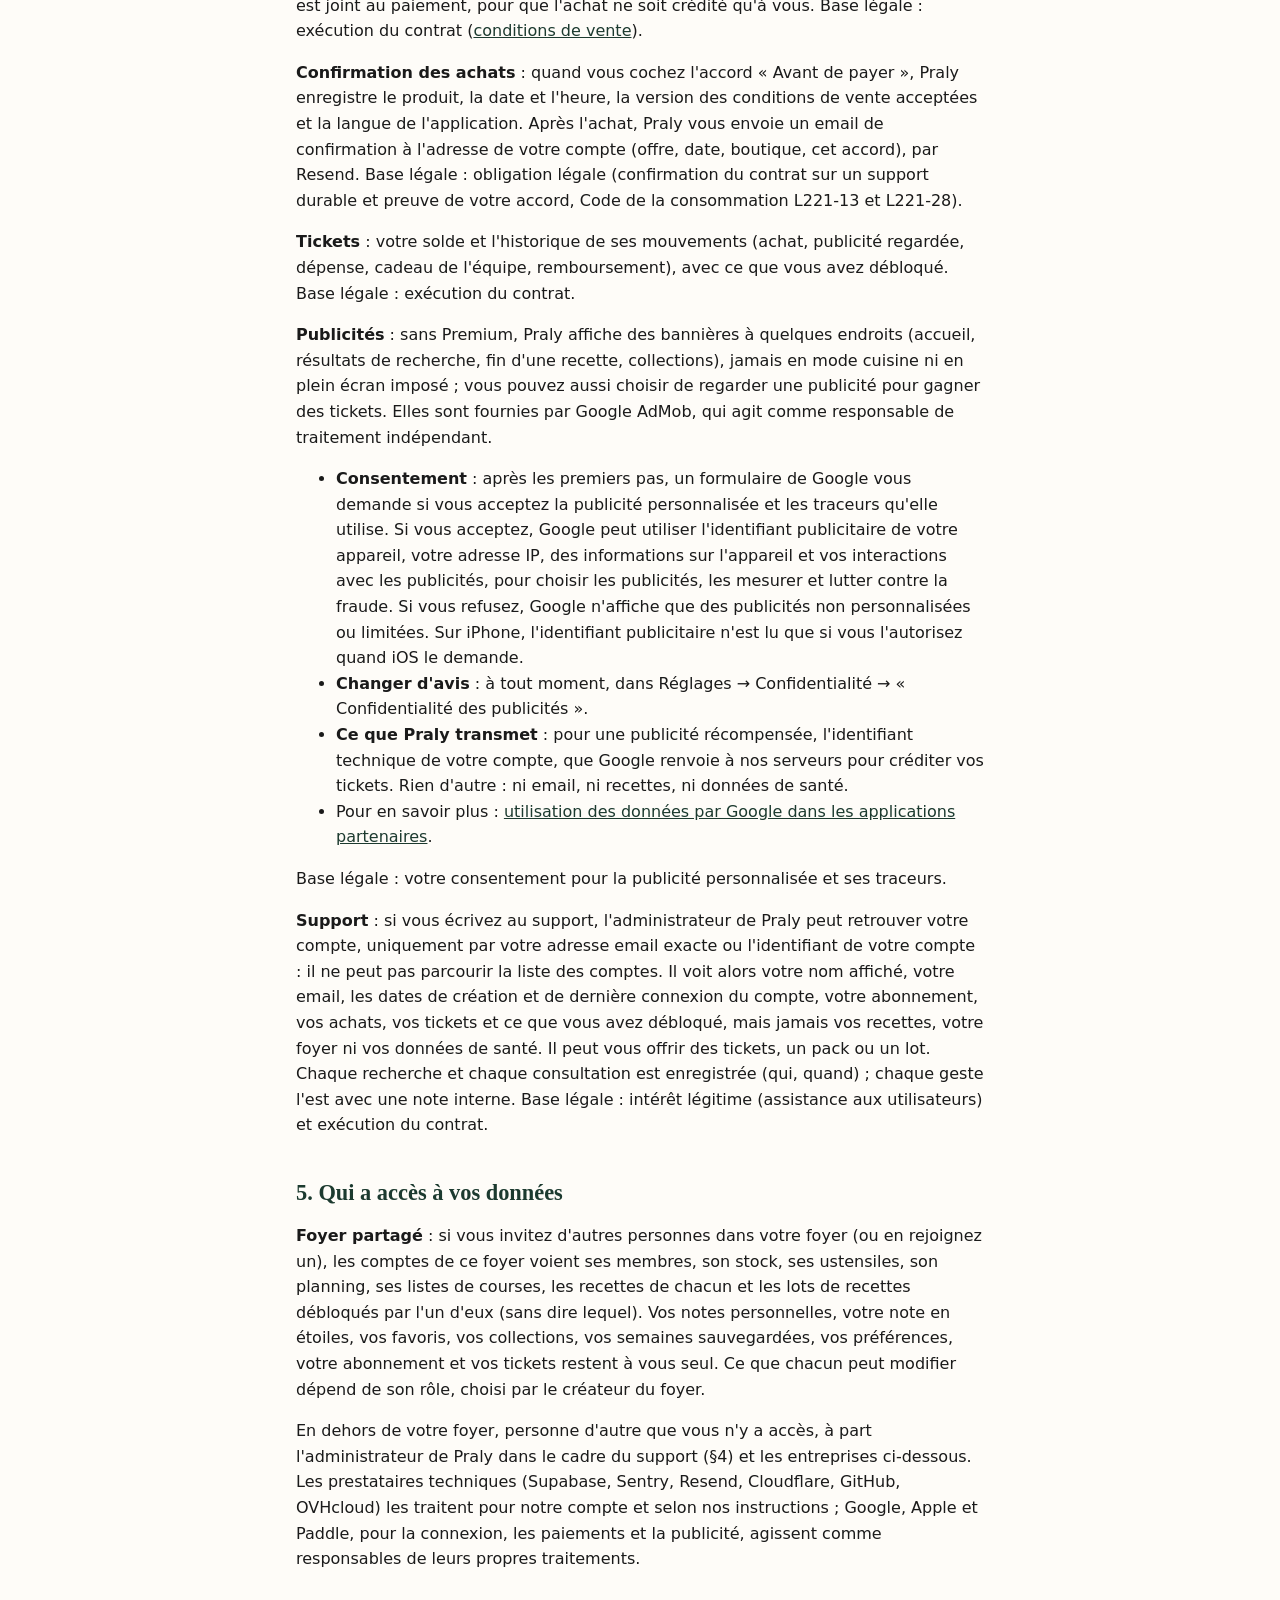
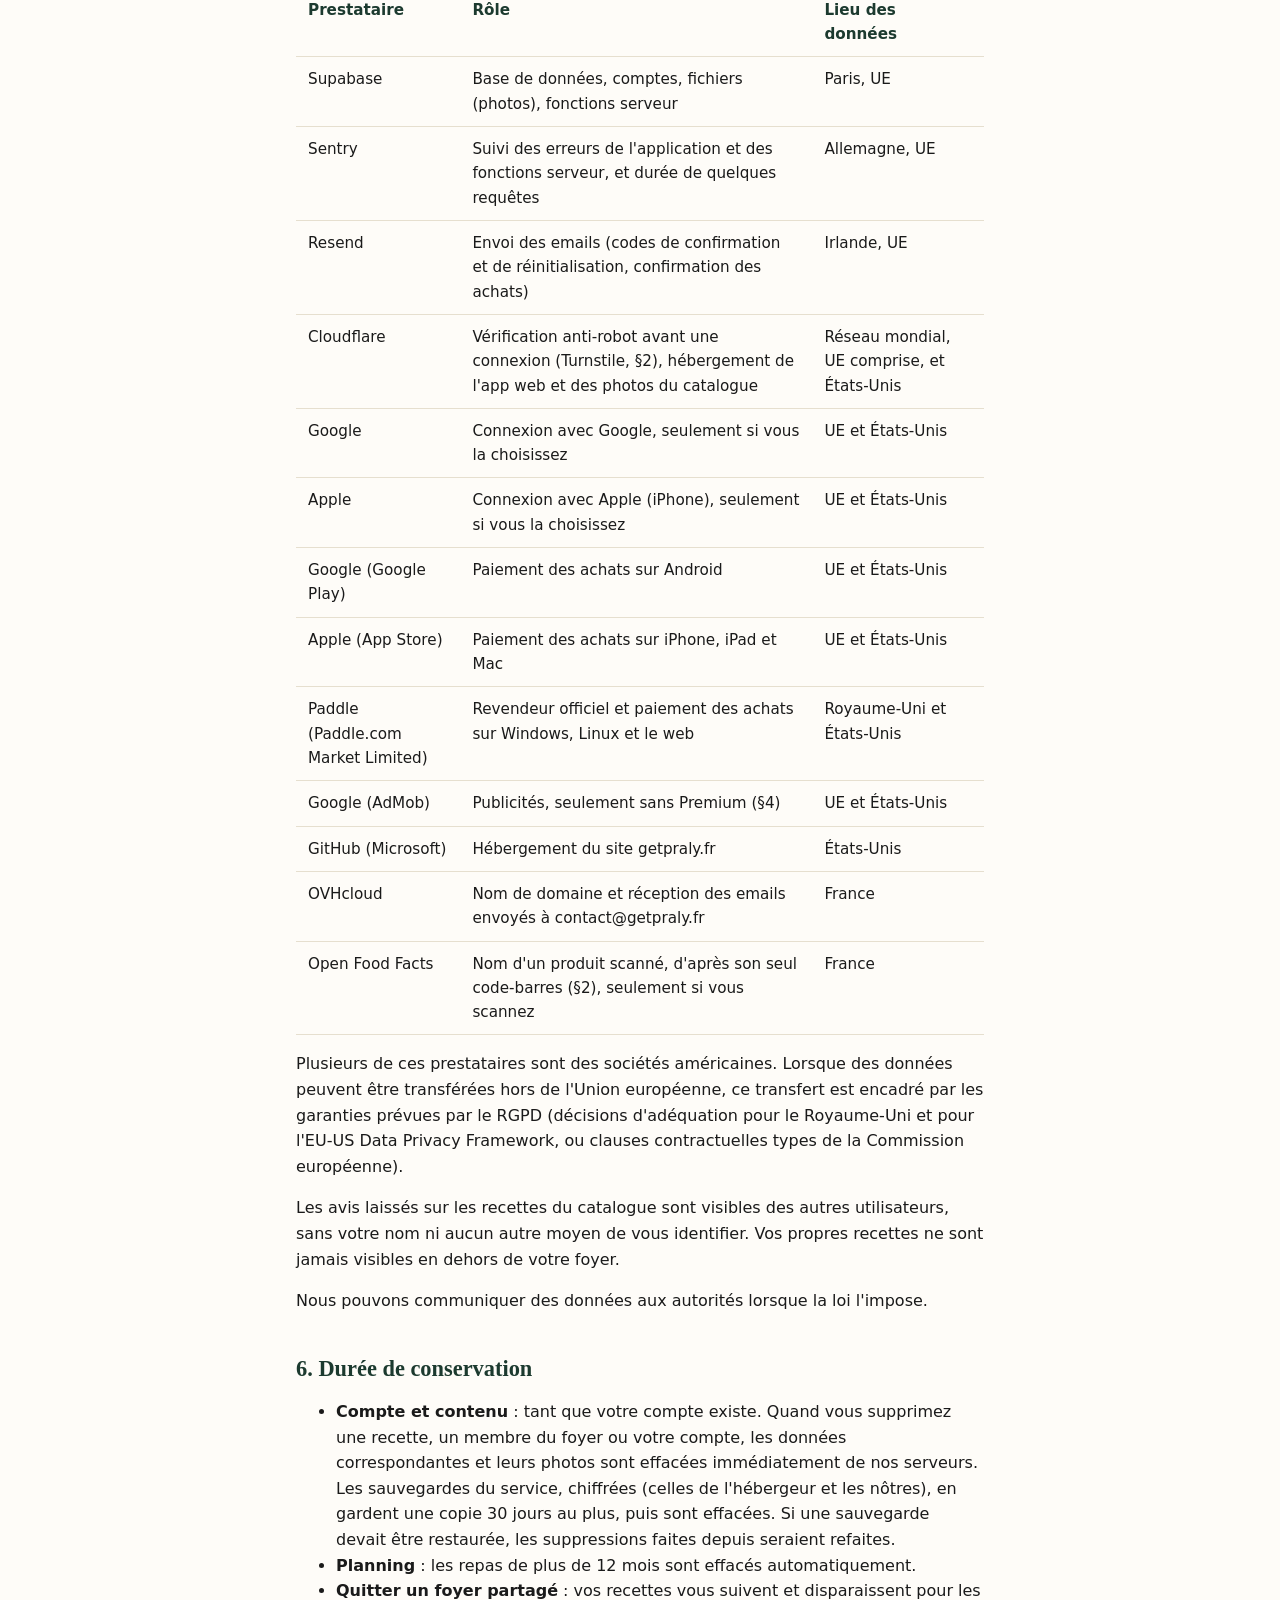
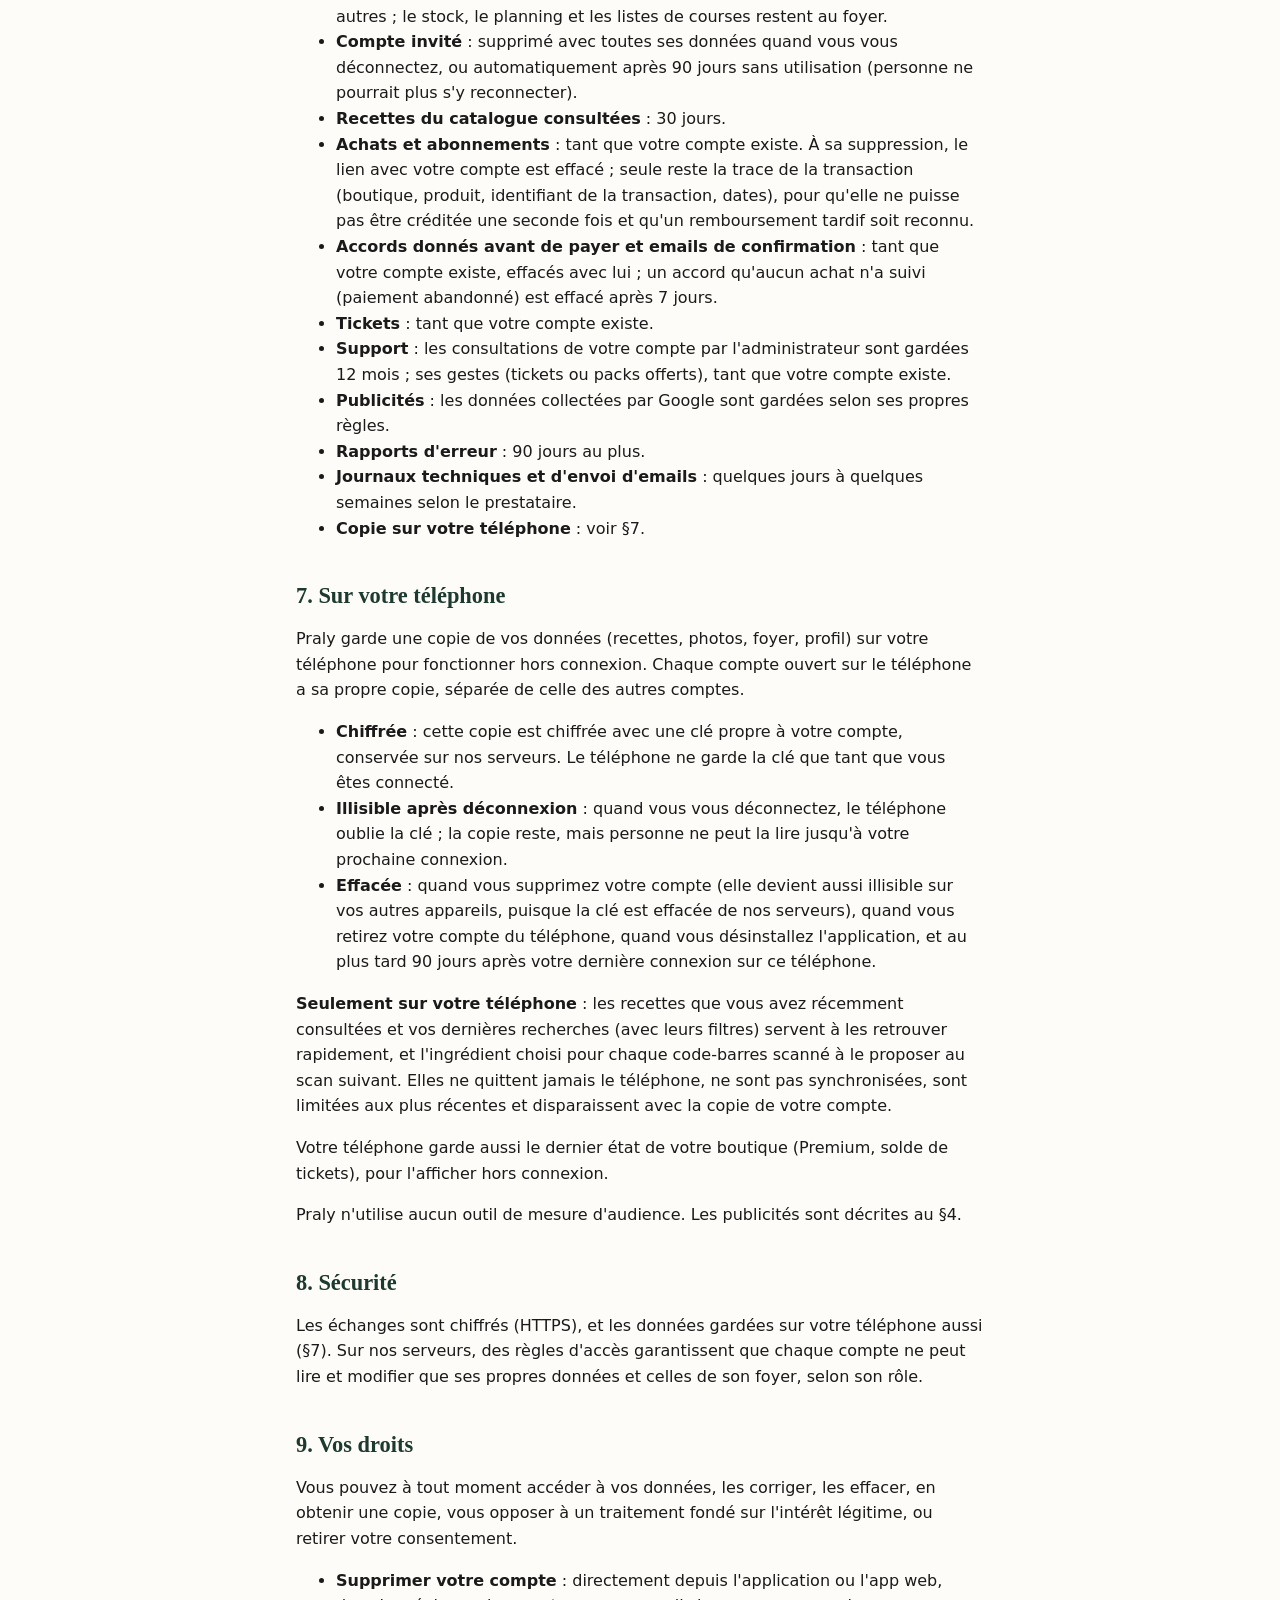
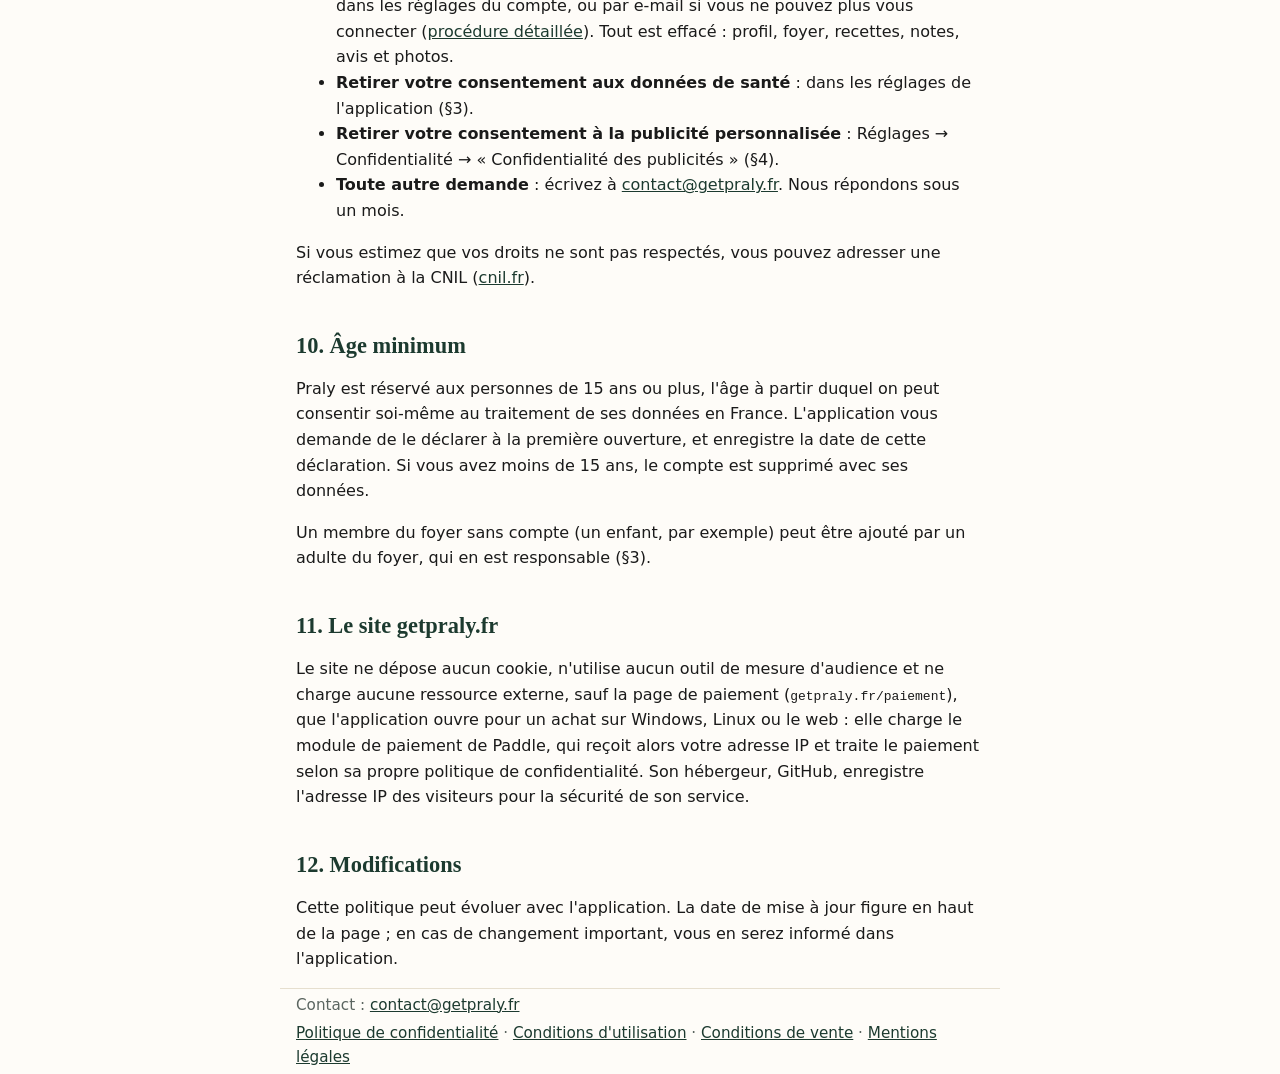
<file: confidentialite/index.html>
<!doctype html>
<html lang="fr">
<head>
  <meta charset="utf-8">
  <meta name="viewport" content="width=device-width, initial-scale=1">
  <title>Confidentialité · Praly</title>
  <meta name="description" content="Politique de confidentialité de l'application Praly et du site getpraly.fr.">
  <meta name="theme-color" content="#1C3A2F">
  <link rel="canonical" href="https://getpraly.fr/confidentialite/">
  <link rel="icon" href="/favicon.svg" type="image/svg+xml">
  <link rel="stylesheet" href="/styles.css">
</head>
<body class="doc">
  <header class="wrap">
    <a class="logo" href="/"><span class="logo-mark">P</span>Praly</a>
  </header>

  <main class="wrap">
    <h1>Politique de confidentialité</h1>
    <p class="updated">Dernière mise à jour : 22 novembre 2026</p>

    <p>Cette page explique quelles données l'application Praly et le site getpraly.fr utilisent, pourquoi, avec qui elles sont partagées, combien de temps elles sont gardées et comment les supprimer.</p>

    <h2>En résumé</h2>
    <ul>
      <li>Vos données servent à faire fonctionner Praly. Elles ne sont jamais vendues.</li>
      <li>Elles sont hébergées dans l'Union européenne (Paris).</li>
      <li>Sans Premium, Praly affiche des publicités de Google ; elles ne sont personnalisées que si vous l'acceptez, et Google ne reçoit ni votre email, ni vos recettes, ni les données de votre foyer (§4).</li>
      <li>Vos recettes sont privées : seuls vous et, si vous partagez votre foyer, les autres comptes de ce foyer y avez accès.</li>
      <li>Sur votre téléphone, elles sont chiffrées, et illisibles dès que vous vous déconnectez.</li>
      <li>Supprimer, c'est effacer : une recette, un membre du foyer ou votre compte supprimé est réellement effacé de nos serveurs, pas simplement masqué.</li>
    </ul>

    <h2>1. Responsable du traitement</h2>
    <p>Lucas GUILLOT EI (entrepreneur individuel), éditeur de Praly, SIRET 131 833 386 00017, 88 rue de l'Égalité, 88300 Neufchâteau. Contact : <a href="mailto:contact@getpraly.fr">contact@getpraly.fr</a>.</p>

    <h2>2. Données utilisées et pourquoi</h2>
    <div class="table-scroll">
      <table>
        <thead>
          <tr><th>Données</th><th>Pourquoi</th><th>Base légale</th></tr>
        </thead>
        <tbody>
          <tr>
            <td><strong>Compte</strong> : adresse email et mot de passe (conservé sous forme chiffrée, jamais lisible), ou, si vous vous connectez avec Google, l'adresse email, le nom et la photo de profil transmis par Google ; avec Apple, l'adresse email seulement (que vous pouvez masquer derrière une adresse relais d'Apple). Pour un compte invité : un identifiant technique seulement. La date à laquelle vous avez déclaré avoir au moins 15 ans (§10).</td>
            <td>Vous identifier et retrouver vos données sur vos appareils.</td>
            <td>Exécution du service</td>
          </tr>
          <tr>
            <td><strong>Appareils connectés</strong> : pour chaque appareil où votre compte est ouvert, la date de connexion, le type d'appareil et l'adresse IP de la connexion.</td>
            <td>Vous montrer, dans les réglages, les appareils connectés à votre compte, et vous permettre d'en déconnecter un.</td>
            <td>Exécution du service</td>
          </tr>
          <tr>
            <td><strong>Profil</strong> : nom affiché et photo, si vous les renseignez.</td>
            <td>Personnaliser l'application.</td>
            <td>Exécution du service</td>
          </tr>
          <tr>
            <td><strong>Foyer</strong> : prénom des membres, date de naissance (facultative), allergies et régimes alimentaires ; si vous partagez votre foyer, les comptes qui en font partie, leur rôle et les invitations en cours.</td>
            <td>Adapter les portions, signaler ou écarter les recettes incompatibles, et organiser le foyer à plusieurs.</td>
            <td>Votre consentement explicite pour les allergies et régimes (voir §3) ; exécution du service pour le reste</td>
          </tr>
          <tr>
            <td><strong>Organisation du foyer</strong> : stock (produits, quantités, dates, emplacements), ustensiles de cuisine, planning des repas (recettes prévues, portions, personnes à table, notes), listes de courses (articles, cases cochées).</td>
            <td>Planifier les repas, préparer les courses et suivre ce qu'il y a à la maison.</td>
            <td>Exécution du service</td>
          </tr>
          <tr>
            <td><strong>Contenu</strong> : recettes, étapes, ingrédients, photos, notes personnelles, avis (une note en étoiles), favoris, collections, semaines de planning sauvegardées, suggestions d'ingrédients.</td>
            <td>Le service lui-même : conserver et synchroniser vos recettes et votre organisation.</td>
            <td>Exécution du service</td>
          </tr>
          <tr>
            <td><strong>Préférences</strong> : apparence (thème, taille du texte, contraste), filtres et avertissements, rappels choisis et leur heure.</td>
            <td>Retrouver vos réglages sur tous vos appareils.</td>
            <td>Exécution du service</td>
          </tr>
          <tr>
            <td><strong>Recettes du catalogue consultées</strong> : votre identifiant technique, la recette et le jour, une seule fois par jour et par recette.</td>
            <td>Mettre en avant à l'accueil les recettes du catalogue que les utilisateurs consultent en ce moment. Au-delà de 30 jours, seul un total par recette est conservé.</td>
            <td>Intérêt légitime (fonctionnement de l'accueil)</td>
          </tr>
          <tr>
            <td><strong>Suivi des erreurs et durée de quelques requêtes</strong> (version publiée de l'application, et fonctions de nos serveurs) : identifiant technique du compte, modèle d'appareil, version de l'application et description technique de l'erreur ; pour une petite partie des recherches, des propositions du planning et des rangées de l'accueil, leur durée et les filtres utilisés (posés ou non), sans identifiant du compte. Jamais votre email, votre adresse IP ni ce que vous saisissez.</td>
            <td>Détecter et corriger les plantages.</td>
            <td>Intérêt légitime (fiabilité du service)</td>
          </tr>
          <tr>
            <td><strong>Journaux techniques</strong> : adresse IP, date et type de requête, enregistrés par nos hébergeurs.</td>
            <td>Sécurité et prévention des abus.</td>
            <td>Intérêt légitime (sécurité)</td>
          </tr>
          <tr>
            <td><strong>Vérification anti-robot</strong> : juste avant une connexion en invité, une inscription ou une connexion par email, une demande de mot de passe oublié ou le renvoi d'un code, l'adresse IP et des informations techniques sur l'appareil et le navigateur (type, langue, comportement de la page de vérification), analysées par Cloudflare Turnstile. Aucun cookie, ni votre email, ni l'identifiant de votre compte.</td>
            <td>Empêcher la création automatique de comptes et les abus du service.</td>
            <td>Intérêt légitime (sécurité)</td>
          </tr>
          <tr>
            <td><strong>Emails envoyés</strong> : votre adresse email, pour vous envoyer un code à l'inscription, pour réinitialiser un mot de passe oublié ou pour confirmer un changement d'adresse.</td>
            <td>Vérifier que l'adresse vous appartient.</td>
            <td>Exécution du service</td>
          </tr>
        </tbody>
      </table>
    </div>
    <p><strong>Photos et appareil photo</strong> : Praly n'accède à l'appareil photo ou à vos photos que lorsque vous ajoutez vous-même une photo (photo d'une recette, galerie d'une recette, photo de profil), et seulement à la photo choisie, ou quand vous scannez un code-barres : l'image est alors lue sur votre téléphone pour y trouver le code, puis oubliée, sans être enregistrée ni envoyée. Avant d'être enregistrée, la photo est réduite et ses métadonnées sont retirées, dont la position GPS du lieu de prise de vue.</p>
    <p><strong>Rappels</strong> : les rappels (produits à consommer, repas du jour, retour dans l'application) sont calculés et programmés sur votre téléphone, à partir de vos données déjà présentes. Aucun service de notification extérieur n'est utilisé et rien n'est envoyé pour les produire.</p>
    <p><strong>Suggestions d'ingrédients</strong> : quand vous créez un ingrédient absent du catalogue, son nom est proposé à l'équipe Praly, qui peut l'ajouter au catalogue ou refuser la suggestion en indiquant un motif. L'équipe voit le nom proposé, jamais qui l'a proposé.</p>
    <p><strong>Scan d'un code-barres</strong> : pour retrouver le nom d'un produit scanné en l'ajoutant au stock, votre téléphone envoie le code-barres, et rien d'autre, à <a href="https://world.openfoodfacts.org">Open Food Facts</a>, une base de données ouverte de produits alimentaires (licence ODbL). Comme tout site consulté, elle voit l'adresse IP de la requête, mais jamais votre email, votre compte ni ce qu'il contient. L'ingrédient que vous choisissez pour ce produit est retenu sur votre téléphone seulement, pour le proposer au prochain scan (§7).</p>
    <p><strong>Import d'une recette par lien</strong> : votre téléphone télécharge directement la page que vous indiquez. Le site concerné voit donc votre visite, comme si vous l'ouvriez dans un navigateur. Praly ne conserve que la recette extraite et le lien d'origine.</p>

    <h2>3. Allergies et régimes : des données sensibles</h2>
    <p>Une allergie est une donnée de santé ; certains régimes (halal, casher…) peuvent révéler une conviction religieuse. Le RGPD les protège particulièrement (article 9). Praly ne les enregistre qu'avec votre consentement explicite, demandé avant la première saisie ; nos serveurs refusent eux aussi de les enregistrer sans ce consentement.</p>
    <p>Vous pouvez retirer votre consentement à tout moment dans les réglages de l'application. Les allergies et régimes de tous les membres de votre foyer sont alors effacés, sur votre téléphone comme sur nos serveurs.</p>
    <p>Dans un foyer partagé, les allergies et régimes des membres sont visibles des autres comptes du foyer qui ont eux aussi donné leur consentement. Retirer le vôtre efface votre propre fiche, et celles de tout le foyer si plus aucun autre compte n'a consenti.</p>
    <p>Elles servent uniquement au filtrage des recettes dans l'application. Elles ne sont jamais partagées, ni utilisées à d'autres fins. Si vous renseignez les informations d'autres personnes de votre foyer, assurez-vous qu'elles sont d'accord.</p>
    <p>Les informations d'allergènes des ingrédients sont indicatives : vérifiez toujours l'étiquette des produits que vous achetez.</p>

    <h2>4. Achats, tickets, publicités et support</h2>
    <p><strong>Achats</strong> : le paiement est traité par Google Play (Android), l'App Store (iPhone, iPad, Mac) ou, sur Windows, Linux et le web, Paddle, revendeur officiel de Praly. Chacun est responsable de ses propres traitements (moyen de paiement, facturation, lutte contre la fraude), décrits dans sa politique de confidentialité ; Praly ne voit jamais vos coordonnées bancaires. Pour vous ouvrir l'accès, Praly enregistre le produit acheté, la boutique, l'identifiant de la transaction ou de l'abonnement, les dates d'achat, de renouvellement et de fin, l'état de l'abonnement et un éventuel remboursement. L'identifiant technique de votre compte Praly (jamais votre email) est joint au paiement, pour que l'achat ne soit crédité qu'à vous. Base légale : exécution du contrat (<a href="/conditions-de-vente/">conditions de vente</a>).</p>
    <p><strong>Confirmation des achats</strong> : quand vous cochez l'accord « Avant de payer », Praly enregistre le produit, la date et l'heure, la version des conditions de vente acceptées et la langue de l'application. Après l'achat, Praly vous envoie un email de confirmation à l'adresse de votre compte (offre, date, boutique, cet accord), par Resend. Base légale : obligation légale (confirmation du contrat sur un support durable et preuve de votre accord, Code de la consommation L221-13 et L221-28).</p>
    <p><strong>Tickets</strong> : votre solde et l'historique de ses mouvements (achat, publicité regardée, dépense, cadeau de l'équipe, remboursement), avec ce que vous avez débloqué. Base légale : exécution du contrat.</p>
    <p><strong>Publicités</strong> : sans Premium, Praly affiche des bannières à quelques endroits (accueil, résultats de recherche, fin d'une recette, collections), jamais en mode cuisine ni en plein écran imposé ; vous pouvez aussi choisir de regarder une publicité pour gagner des tickets. Elles sont fournies par Google AdMob, qui agit comme responsable de traitement indépendant.</p>
    <ul>
      <li><strong>Consentement</strong> : après les premiers pas, un formulaire de Google vous demande si vous acceptez la publicité personnalisée et les traceurs qu'elle utilise. Si vous acceptez, Google peut utiliser l'identifiant publicitaire de votre appareil, votre adresse IP, des informations sur l'appareil et vos interactions avec les publicités, pour choisir les publicités, les mesurer et lutter contre la fraude. Si vous refusez, Google n'affiche que des publicités non personnalisées ou limitées. Sur iPhone, l'identifiant publicitaire n'est lu que si vous l'autorisez quand iOS le demande.</li>
      <li><strong>Changer d'avis</strong> : à tout moment, dans Réglages → Confidentialité → « Confidentialité des publicités ».</li>
      <li><strong>Ce que Praly transmet</strong> : pour une publicité récompensée, l'identifiant technique de votre compte, que Google renvoie à nos serveurs pour créditer vos tickets. Rien d'autre : ni email, ni recettes, ni données de santé.</li>
      <li>Pour en savoir plus : <a href="https://policies.google.com/technologies/partner-sites">utilisation des données par Google dans les applications partenaires</a>.</li>
    </ul>
    <p>Base légale : votre consentement pour la publicité personnalisée et ses traceurs.</p>
    <p><strong>Support</strong> : si vous écrivez au support, l'administrateur de Praly peut retrouver votre compte, uniquement par votre adresse email exacte ou l'identifiant de votre compte : il ne peut pas parcourir la liste des comptes. Il voit alors votre nom affiché, votre email, les dates de création et de dernière connexion du compte, votre abonnement, vos achats, vos tickets et ce que vous avez débloqué, mais jamais vos recettes, votre foyer ni vos données de santé. Il peut vous offrir des tickets, un pack ou un lot. Chaque recherche et chaque consultation est enregistrée (qui, quand) ; chaque geste l'est avec une note interne. Base légale : intérêt légitime (assistance aux utilisateurs) et exécution du contrat.</p>

    <h2>5. Qui a accès à vos données</h2>
    <p><strong>Foyer partagé</strong> : si vous invitez d'autres personnes dans votre foyer (ou en rejoignez un), les comptes de ce foyer voient ses membres, son stock, ses ustensiles, son planning, ses listes de courses, les recettes de chacun et les lots de recettes débloqués par l'un d'eux (sans dire lequel). Vos notes personnelles, votre note en étoiles, vos favoris, vos collections, vos semaines sauvegardées, vos préférences, votre abonnement et vos tickets restent à vous seul. Ce que chacun peut modifier dépend de son rôle, choisi par le créateur du foyer.</p>
    <p>En dehors de votre foyer, personne d'autre que vous n'y a accès, à part l'administrateur de Praly dans le cadre du support (§4) et les entreprises ci-dessous. Les prestataires techniques (Supabase, Sentry, Resend, Cloudflare, GitHub, OVHcloud) les traitent pour notre compte et selon nos instructions ; Google, Apple et Paddle, pour la connexion, les paiements et la publicité, agissent comme responsables de leurs propres traitements.</p>
    <div class="table-scroll">
      <table>
        <thead>
          <tr><th>Prestataire</th><th>Rôle</th><th>Lieu des données</th></tr>
        </thead>
        <tbody>
          <tr><td>Supabase</td><td>Base de données, comptes, fichiers (photos), fonctions serveur</td><td>Paris, UE</td></tr>
          <tr><td>Sentry</td><td>Suivi des erreurs de l'application et des fonctions serveur, et durée de quelques requêtes</td><td>Allemagne, UE</td></tr>
          <tr><td>Resend</td><td>Envoi des emails (codes de confirmation et de réinitialisation, confirmation des achats)</td><td>Irlande, UE</td></tr>
          <tr><td>Cloudflare</td><td>Vérification anti-robot avant une connexion (Turnstile, §2), hébergement de l'app web et des photos du catalogue</td><td>Réseau mondial, UE comprise, et États-Unis</td></tr>
          <tr><td>Google</td><td>Connexion avec Google, seulement si vous la choisissez</td><td>UE et États-Unis</td></tr>
          <tr><td>Apple</td><td>Connexion avec Apple (iPhone), seulement si vous la choisissez</td><td>UE et États-Unis</td></tr>
          <tr><td>Google (Google Play)</td><td>Paiement des achats sur Android</td><td>UE et États-Unis</td></tr>
          <tr><td>Apple (App Store)</td><td>Paiement des achats sur iPhone, iPad et Mac</td><td>UE et États-Unis</td></tr>
          <tr><td>Paddle (Paddle.com Market Limited)</td><td>Revendeur officiel et paiement des achats sur Windows, Linux et le web</td><td>Royaume-Uni et États-Unis</td></tr>
          <tr><td>Google (AdMob)</td><td>Publicités, seulement sans Premium (§4)</td><td>UE et États-Unis</td></tr>
          <tr><td>GitHub (Microsoft)</td><td>Hébergement du site getpraly.fr</td><td>États-Unis</td></tr>
          <tr><td>OVHcloud</td><td>Nom de domaine et réception des emails envoyés à contact@getpraly.fr</td><td>France</td></tr>
          <tr><td>Open Food Facts</td><td>Nom d'un produit scanné, d'après son seul code-barres (§2), seulement si vous scannez</td><td>France</td></tr>
        </tbody>
      </table>
    </div>
    <p>Plusieurs de ces prestataires sont des sociétés américaines. Lorsque des données peuvent être transférées hors de l'Union européenne, ce transfert est encadré par les garanties prévues par le RGPD (décisions d'adéquation pour le Royaume-Uni et pour l'EU-US Data Privacy Framework, ou clauses contractuelles types de la Commission européenne).</p>
    <p>Les avis laissés sur les recettes du catalogue sont visibles des autres utilisateurs, sans votre nom ni aucun autre moyen de vous identifier. Vos propres recettes ne sont jamais visibles en dehors de votre foyer.</p>
    <p>Nous pouvons communiquer des données aux autorités lorsque la loi l'impose.</p>

    <h2>6. Durée de conservation</h2>
    <ul>
      <li><strong>Compte et contenu</strong> : tant que votre compte existe. Quand vous supprimez une recette, un membre du foyer ou votre compte, les données correspondantes et leurs photos sont effacées immédiatement de nos serveurs. Les sauvegardes du service, chiffrées (celles de l'hébergeur et les nôtres), en gardent une copie 30 jours au plus, puis sont effacées. Si une sauvegarde devait être restaurée, les suppressions faites depuis seraient refaites.</li>
      <li><strong>Planning</strong> : les repas de plus de 12 mois sont effacés automatiquement.</li>
      <li><strong>Quitter un foyer partagé</strong> : vos recettes vous suivent et disparaissent pour les autres ; le stock, le planning et les listes de courses restent au foyer.</li>
      <li><strong>Compte invité</strong> : supprimé avec toutes ses données quand vous vous déconnectez, ou automatiquement après 90 jours sans utilisation (personne ne pourrait plus s'y reconnecter).</li>
      <li><strong>Recettes du catalogue consultées</strong> : 30 jours.</li>
      <li><strong>Achats et abonnements</strong> : tant que votre compte existe. À sa suppression, le lien avec votre compte est effacé ; seule reste la trace de la transaction (boutique, produit, identifiant de la transaction, dates), pour qu'elle ne puisse pas être créditée une seconde fois et qu'un remboursement tardif soit reconnu.</li>
      <li><strong>Accords donnés avant de payer et emails de confirmation</strong> : tant que votre compte existe, effacés avec lui ; un accord qu'aucun achat n'a suivi (paiement abandonné) est effacé après 7 jours.</li>
      <li><strong>Tickets</strong> : tant que votre compte existe.</li>
      <li><strong>Support</strong> : les consultations de votre compte par l'administrateur sont gardées 12 mois ; ses gestes (tickets ou packs offerts), tant que votre compte existe.</li>
      <li><strong>Publicités</strong> : les données collectées par Google sont gardées selon ses propres règles.</li>
      <li><strong>Rapports d'erreur</strong> : 90 jours au plus.</li>
      <li><strong>Journaux techniques et d'envoi d'emails</strong> : quelques jours à quelques semaines selon le prestataire.</li>
      <li><strong>Copie sur votre téléphone</strong> : voir §7.</li>
    </ul>

    <h2>7. Sur votre téléphone</h2>
    <p>Praly garde une copie de vos données (recettes, photos, foyer, profil) sur votre téléphone pour fonctionner hors connexion. Chaque compte ouvert sur le téléphone a sa propre copie, séparée de celle des autres comptes.</p>
    <ul>
      <li><strong>Chiffrée</strong> : cette copie est chiffrée avec une clé propre à votre compte, conservée sur nos serveurs. Le téléphone ne garde la clé que tant que vous êtes connecté.</li>
      <li><strong>Illisible après déconnexion</strong> : quand vous vous déconnectez, le téléphone oublie la clé ; la copie reste, mais personne ne peut la lire jusqu'à votre prochaine connexion.</li>
      <li><strong>Effacée</strong> : quand vous supprimez votre compte (elle devient aussi illisible sur vos autres appareils, puisque la clé est effacée de nos serveurs), quand vous retirez votre compte du téléphone, quand vous désinstallez l'application, et au plus tard 90 jours après votre dernière connexion sur ce téléphone.</li>
    </ul>
    <p><strong>Seulement sur votre téléphone</strong> : les recettes que vous avez récemment consultées et vos dernières recherches (avec leurs filtres) servent à les retrouver rapidement, et l'ingrédient choisi pour chaque code-barres scanné à le proposer au scan suivant. Elles ne quittent jamais le téléphone, ne sont pas synchronisées, sont limitées aux plus récentes et disparaissent avec la copie de votre compte.</p>
    <p>Votre téléphone garde aussi le dernier état de votre boutique (Premium, solde de tickets), pour l'afficher hors connexion.</p>
    <p>Praly n'utilise aucun outil de mesure d'audience. Les publicités sont décrites au §4.</p>

    <h2>8. Sécurité</h2>
    <p>Les échanges sont chiffrés (HTTPS), et les données gardées sur votre téléphone aussi (§7). Sur nos serveurs, des règles d'accès garantissent que chaque compte ne peut lire et modifier que ses propres données et celles de son foyer, selon son rôle.</p>

    <h2>9. Vos droits</h2>
    <p>Vous pouvez à tout moment accéder à vos données, les corriger, les effacer, en obtenir une copie, vous opposer à un traitement fondé sur l'intérêt légitime, ou retirer votre consentement.</p>
    <ul>
      <li><strong>Supprimer votre compte</strong> : directement depuis l'application ou l'app web, dans les réglages du compte, ou par e-mail si vous ne pouvez plus vous connecter (<a href="/supprimer-mon-compte/">procédure détaillée</a>). Tout est effacé : profil, foyer, recettes, notes, avis et photos.</li>
      <li><strong>Retirer votre consentement aux données de santé</strong> : dans les réglages de l'application (§3).</li>
      <li><strong>Retirer votre consentement à la publicité personnalisée</strong> : Réglages → Confidentialité → « Confidentialité des publicités » (§4).</li>
      <li><strong>Toute autre demande</strong> : écrivez à <a href="mailto:contact@getpraly.fr">contact@getpraly.fr</a>. Nous répondons sous un mois.</li>
    </ul>
    <p>Si vous estimez que vos droits ne sont pas respectés, vous pouvez adresser une réclamation à la CNIL (<a href="https://www.cnil.fr">cnil.fr</a>).</p>

    <h2>10. Âge minimum</h2>
    <p>Praly est réservé aux personnes de 15 ans ou plus, l'âge à partir duquel on peut consentir soi-même au traitement de ses données en France. L'application vous demande de le déclarer à la première ouverture, et enregistre la date de cette déclaration. Si vous avez moins de 15 ans, le compte est supprimé avec ses données.</p>
    <p>Un membre du foyer sans compte (un enfant, par exemple) peut être ajouté par un adulte du foyer, qui en est responsable (§3).</p>

    <h2>11. Le site getpraly.fr</h2>
    <p>Le site ne dépose aucun cookie, n'utilise aucun outil de mesure d'audience et ne charge aucune ressource externe, sauf la page de paiement (<code>getpraly.fr/paiement</code>), que l'application ouvre pour un achat sur Windows, Linux ou le web : elle charge le module de paiement de Paddle, qui reçoit alors votre adresse IP et traite le paiement selon sa propre politique de confidentialité. Son hébergeur, GitHub, enregistre l'adresse IP des visiteurs pour la sécurité de son service.</p>

    <h2>12. Modifications</h2>
    <p>Cette politique peut évoluer avec l'application. La date de mise à jour figure en haut de la page ; en cas de changement important, vous en serez informé dans l'application.</p>
  </main>

  <footer class="wrap">
    <p>Contact : <a href="mailto:contact@getpraly.fr">contact@getpraly.fr</a></p>
    <p><a href="/confidentialite/">Politique de confidentialité</a> · <a href="/conditions/">Conditions d'utilisation</a> · <a href="/conditions-de-vente/">Conditions de vente</a> · <a href="/mentions-legales/">Mentions légales</a></p>
  </footer>
</body>
</html>
</file>
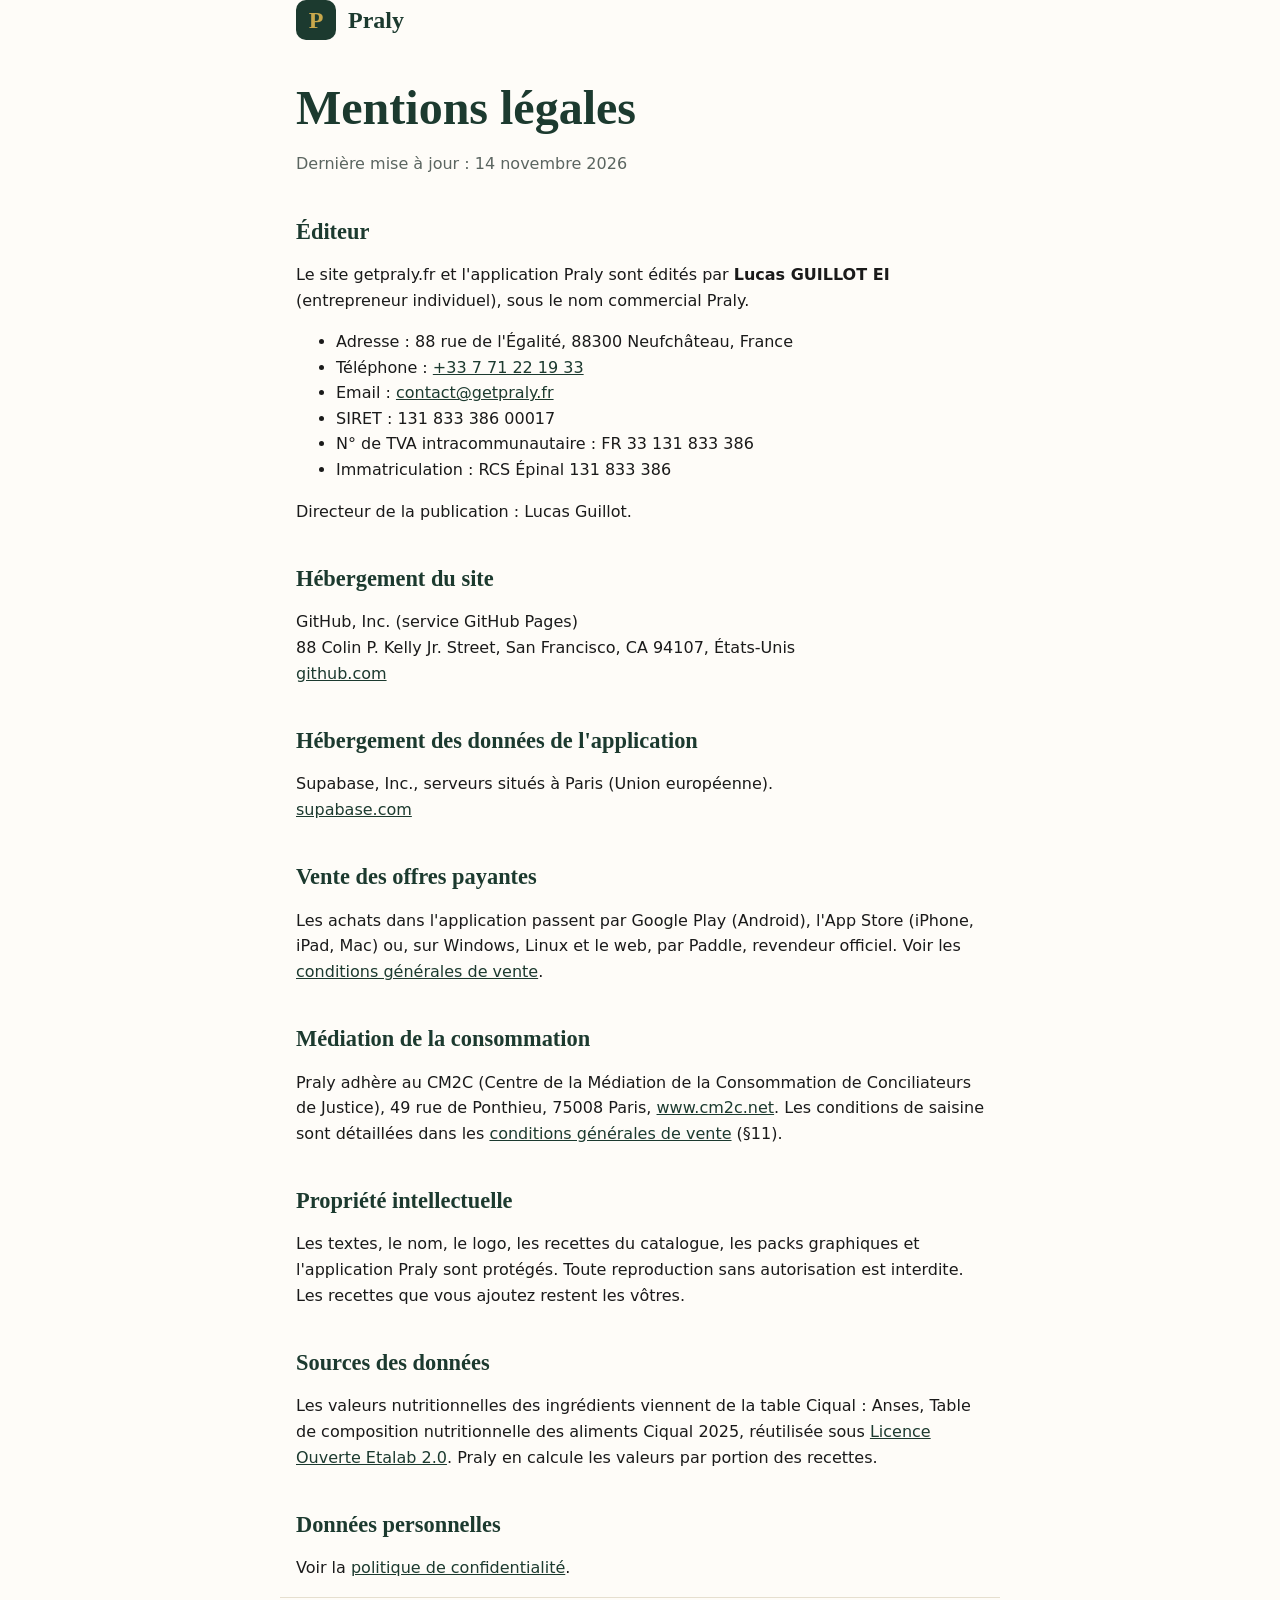
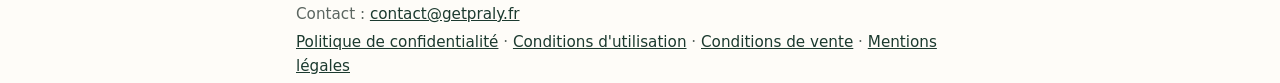
<file: mentions-legales/index.html>
<!doctype html>
<html lang="fr">
<head>
  <meta charset="utf-8">
  <meta name="viewport" content="width=device-width, initial-scale=1">
  <title>Mentions légales · Praly</title>
  <meta name="description" content="Mentions légales du site getpraly.fr et de l'application Praly.">
  <meta name="theme-color" content="#1C3A2F">
  <link rel="canonical" href="https://getpraly.fr/mentions-legales/">
  <link rel="icon" href="/favicon.svg" type="image/svg+xml">
  <link rel="stylesheet" href="/styles.css">
</head>
<body class="doc">
  <header class="wrap">
    <a class="logo" href="/"><span class="logo-mark">P</span>Praly</a>
  </header>

  <main class="wrap">
    <h1>Mentions légales</h1>
    <p class="updated">Dernière mise à jour : 14 novembre 2026</p>

    <h2>Éditeur</h2>
    <p>Le site getpraly.fr et l'application Praly sont édités par <strong>Lucas GUILLOT EI</strong> (entrepreneur individuel), sous le nom commercial Praly.</p>
    <ul>
      <li>Adresse : 88 rue de l'Égalité, 88300 Neufchâteau, France</li>
      <li>Téléphone : <a href="tel:+33771221933">+33 7 71 22 19 33</a></li>
      <li>Email : <a href="mailto:contact@getpraly.fr">contact@getpraly.fr</a></li>
      <li>SIRET : 131 833 386 00017</li>
      <li>N° de TVA intracommunautaire : FR 33 131 833 386</li>
      <li>Immatriculation : RCS Épinal 131 833 386</li>
    </ul>
    <p>Directeur de la publication : Lucas Guillot.</p>

    <h2>Hébergement du site</h2>
    <p>GitHub, Inc. (service GitHub Pages)<br>
      88 Colin P. Kelly Jr. Street, San Francisco, CA 94107, États-Unis<br>
      <a href="https://github.com">github.com</a></p>

    <h2>Hébergement des données de l'application</h2>
    <p>Supabase, Inc., serveurs situés à Paris (Union européenne).<br>
      <a href="https://supabase.com">supabase.com</a></p>

    <h2>Vente des offres payantes</h2>
    <p>Les achats dans l'application passent par Google Play (Android), l'App Store (iPhone, iPad, Mac) ou, sur Windows, Linux et le web, par Paddle, revendeur officiel. Voir les <a href="/conditions-de-vente/">conditions générales de vente</a>.</p>

    <h2>Médiation de la consommation</h2>
    <p>Praly adhère au CM2C (Centre de la Médiation de la Consommation de Conciliateurs de Justice), 49 rue de Ponthieu, 75008 Paris, <a href="https://www.cm2c.net/declarer-un-litige.php">www.cm2c.net</a>. Les conditions de saisine sont détaillées dans les <a href="/conditions-de-vente/">conditions générales de vente</a> (§11).</p>

    <h2>Propriété intellectuelle</h2>
    <p>Les textes, le nom, le logo, les recettes du catalogue, les packs graphiques et l'application Praly sont protégés. Toute reproduction sans autorisation est interdite. Les recettes que vous ajoutez restent les vôtres.</p>

    <h2>Sources des données</h2>
    <p>Les valeurs nutritionnelles des ingrédients viennent de la table Ciqual : Anses, Table de composition nutritionnelle des aliments Ciqual 2025, réutilisée sous <a href="https://www.etalab.gouv.fr/licence-ouverte-open-licence/">Licence Ouverte Etalab 2.0</a>. Praly en calcule les valeurs par portion des recettes.</p>

    <h2>Données personnelles</h2>
    <p>Voir la <a href="/confidentialite/">politique de confidentialité</a>.</p>
  </main>

  <footer class="wrap">
    <p>Contact : <a href="mailto:contact@getpraly.fr">contact@getpraly.fr</a></p>
    <p><a href="/confidentialite/">Politique de confidentialité</a> · <a href="/conditions/">Conditions d'utilisation</a> · <a href="/conditions-de-vente/">Conditions de vente</a> · <a href="/mentions-legales/">Mentions légales</a></p>
  </footer>
</body>
</html>
</file>
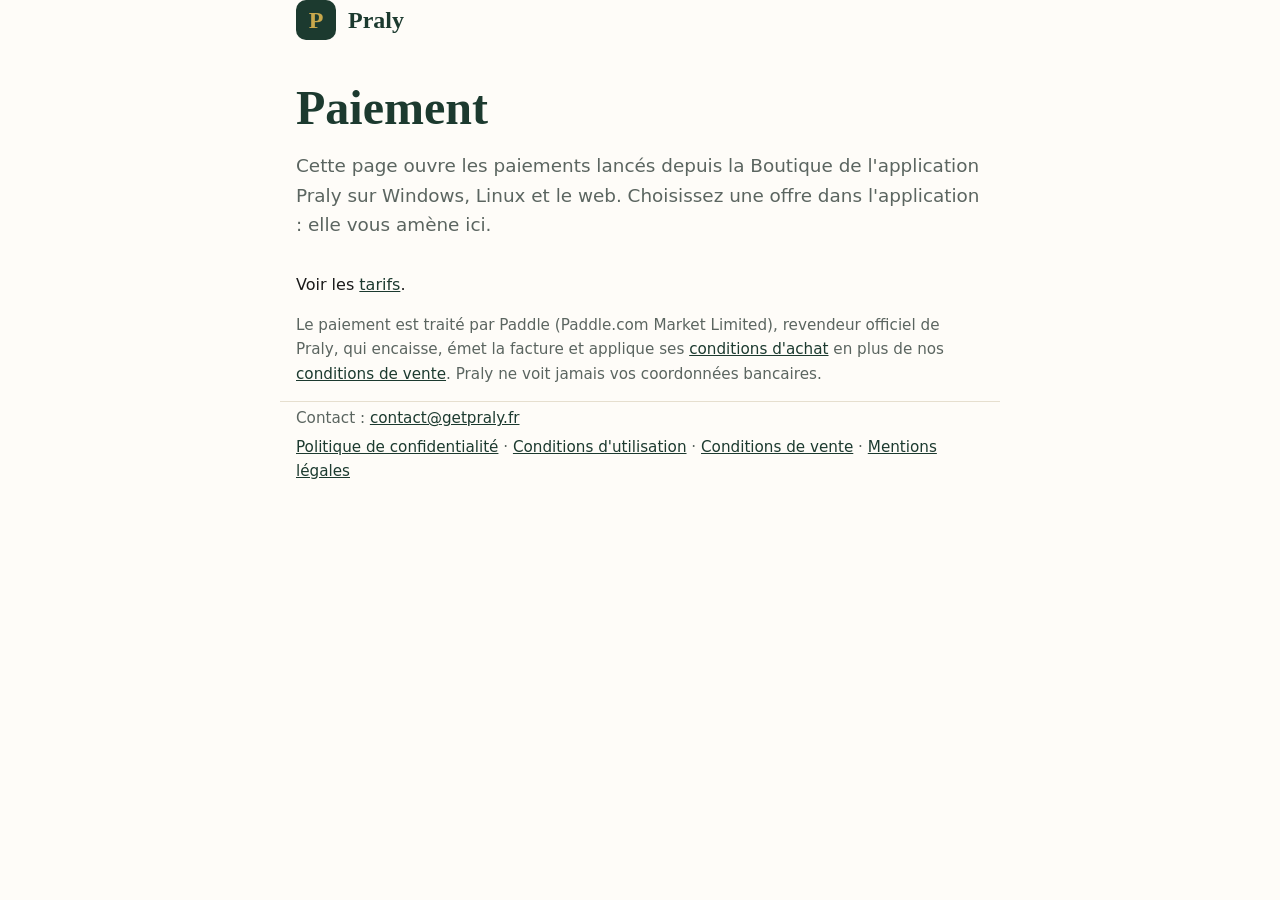
<file: paiement/index.html>
<!doctype html>
<html lang="fr">
<head>
  <meta charset="utf-8">
  <meta name="viewport" content="width=device-width, initial-scale=1">
  <title>Paiement · Praly</title>
  <meta name="description" content="Paiement d'un achat de l'application Praly, par Paddle, revendeur officiel.">
  <meta name="robots" content="noindex">
  <meta name="referrer" content="no-referrer">
  <meta name="theme-color" content="#1C3A2F">
  <link rel="icon" href="/favicon.svg" type="image/svg+xml">
  <link rel="stylesheet" href="/styles.css">
</head>
<body class="doc">
  <header class="wrap">
    <a class="logo" href="/"><span class="logo-mark">P</span>Praly</a>
  </header>

  <main class="wrap">
    <h1>Paiement</h1>

    <div id="waiting">
      <p class="lead">Ouverture du paiement sécurisé…</p>
    </div>
    <div id="completed" hidden>
      <p class="lead">Paiement terminé, merci. Retournez dans Praly : votre achat y apparaît dans quelques secondes.</p>
      <p class="note">Paddle vous envoie son reçu par e-mail, et Praly la confirmation de la commande.</p>
    </div>
    <div id="closed" hidden>
      <p class="lead">Le paiement a été fermé avant la fin, rien n'a été payé. Retournez dans Praly pour recommencer depuis la Boutique.</p>
    </div>
    <div id="failed" hidden>
      <p class="lead">Le paiement n'a pas pu s'ouvrir. Retournez dans Praly et réessayez depuis la Boutique. Si cela continue, écrivez-nous à <a href="mailto:contact@getpraly.fr">contact@getpraly.fr</a>.</p>
    </div>
    <div id="no-transaction" hidden>
      <p class="lead">Cette page ouvre les paiements lancés depuis la Boutique de l'application Praly sur Windows, Linux et le web. Choisissez une offre dans l'application : elle vous amène ici.</p>
      <p>Voir les <a href="/#tarifs">tarifs</a>.</p>
    </div>

    <p class="note">Le paiement est traité par Paddle (Paddle.com Market Limited), revendeur officiel de Praly, qui encaisse, émet la facture et applique ses <a href="https://www.paddle.com/legal/checkout-buyer-terms">conditions d'achat</a> en plus de nos <a href="/conditions-de-vente/">conditions de vente</a>. Praly ne voit jamais vos coordonnées bancaires.</p>
  </main>

  <footer class="wrap">
    <p>Contact : <a href="mailto:contact@getpraly.fr">contact@getpraly.fr</a></p>
    <p><a href="/confidentialite/">Politique de confidentialité</a> · <a href="/conditions/">Conditions d'utilisation</a> · <a href="/conditions-de-vente/">Conditions de vente</a> · <a href="/mentions-legales/">Mentions légales</a></p>
  </footer>

  <!-- Jeton côté client de Paddle (Developer tools → Authentication →
       Client-side tokens) : public, fait pour être dans la page. -->
  <script src="/paiement/paiement.js" data-environment="production" data-token="live_b8860f4975b5dadb8558f0a103e"></script>
</body>
</html>
</file>
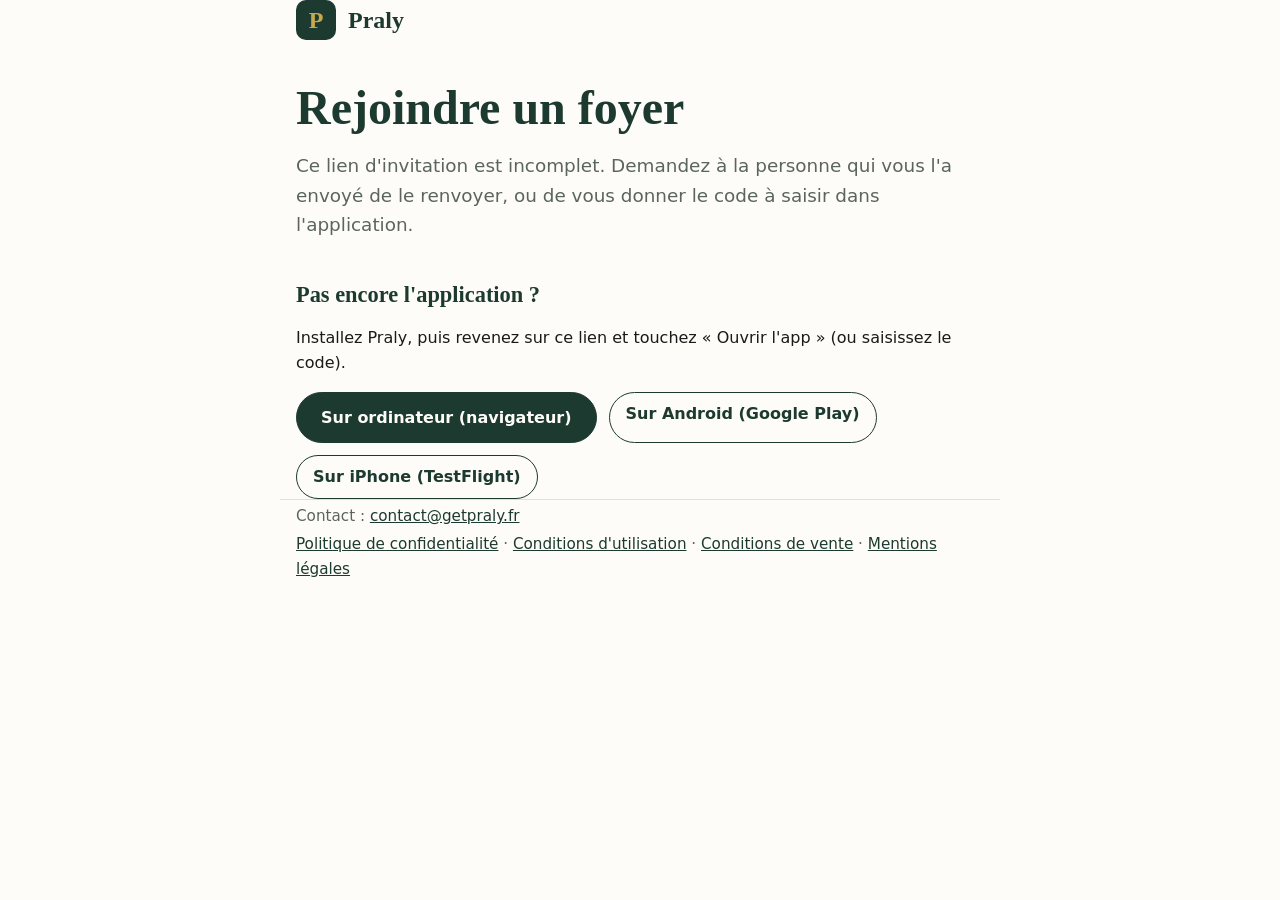
<file: rejoindre/index.html>
<!doctype html>
<html lang="fr">
<head>
  <meta charset="utf-8">
  <meta name="viewport" content="width=device-width, initial-scale=1">
  <title>Rejoindre un foyer · Praly</title>
  <meta name="description" content="Invitation à rejoindre un foyer dans l'application Praly.">
  <meta name="robots" content="noindex">
  <meta name="referrer" content="no-referrer">
  <meta name="theme-color" content="#1C3A2F">
  <link rel="icon" href="/favicon.svg" type="image/svg+xml">
  <link rel="stylesheet" href="/styles.css">
</head>
<body class="doc">
  <header class="wrap">
    <a class="logo" href="/"><span class="logo-mark">P</span>Praly</a>
  </header>

  <main class="wrap">
    <h1>Rejoindre un foyer</h1>

    <!-- Le code est dans le fragment (#…) : le navigateur ne l'envoie jamais
         au serveur, il ne quitte pas l'appareil. -->
    <div id="with-code" hidden>
      <p class="lead">On vous invite à rejoindre un foyer dans Praly. Ouvrez l'application, ou saisissez ce code dans Réglages → Foyer → « Rejoindre un autre foyer ».</p>
      <div class="invite-code">
        <code id="code"></code>
        <button type="button" class="button secondary" id="copy">Copier</button>
      </div>
      <p class="note" id="copied" role="status"></p>
      <p><a class="button" id="open">Ouvrir l'app</a></p>
      <p class="note">L'invitation est valable 7 jours et ne sert qu'une fois.</p>
    </div>

    <div id="without-code">
      <p class="lead">Ce lien d'invitation est incomplet. Demandez à la personne qui vous l'a envoyé de le renvoyer, ou de vous donner le code à saisir dans l'application.</p>
    </div>

    <h2>Pas encore l'application ?</h2>
    <p>Installez Praly, puis revenez sur ce lien et touchez « Ouvrir l'app » (ou saisissez le code).</p>
    <!-- L'appareil du visiteur passe en premier (script plus bas). L'App
         Store et le Microsoft Store remplaceront TestFlight et le navigateur
         dès que leurs fiches seront publiques. -->
    <div class="stores" id="stores">
      <a class="button secondary" data-platform="android" href="https://play.google.com/store/apps/details?id=fr.getpraly.app" rel="nofollow">Sur Android (Google Play)</a>
      <a class="button secondary" data-platform="ios" href="https://testflight.apple.com/join/zfSvyJRT" rel="nofollow">Sur iPhone (TestFlight)</a>
      <a class="button secondary" data-platform="desktop" href="https://app.getpraly.fr/" rel="nofollow">Sur ordinateur (navigateur)</a>
    </div>
    <p class="note" id="ios-note" hidden>Sur iPhone, installez d'abord <a href="https://apps.apple.com/app/testflight/id899247664">TestFlight</a> d'Apple, puis ouvrez le lien ci-dessus.</p>
  </main>

  <footer class="wrap">
    <p>Contact : <a href="mailto:contact@getpraly.fr">contact@getpraly.fr</a></p>
    <p><a href="/confidentialite/">Politique de confidentialité</a> · <a href="/conditions/">Conditions d'utilisation</a> · <a href="/conditions-de-vente/">Conditions de vente</a> · <a href="/mentions-legales/">Mentions légales</a></p>
  </footer>

  <script>
    // Le bouton de l'appareil du visiteur passe en premier, mis en avant.
    (function () {
      var ua = navigator.userAgent;
      var platform = /Android/i.test(ua) ? 'android'
        : (/iPhone|iPad|iPod/i.test(ua) ||
           (/Macintosh/.test(ua) && navigator.maxTouchPoints > 1)) ? 'ios'
        : 'desktop';
      var stores = document.getElementById('stores');
      var mine = stores.querySelector('[data-platform="' + platform + '"]');
      mine.classList.remove('secondary');
      stores.insertBefore(mine, stores.firstChild);
      if (platform === 'ios') document.getElementById('ios-note').hidden = false;
    })();

    // Même règle que l'app (parseInvitationCode) : 12 caractères, tirets et
    // espaces ignorés, montrés XXXX-XXXX-XXXX.
    (function () {
      var raw = decodeURIComponent(location.hash.slice(1))
        .toUpperCase().replace(/[^0-9A-Z]/g, '');
      if (raw.length !== 12) return;
      var code = raw.slice(0, 4) + '-' + raw.slice(4, 8) + '-' + raw.slice(8);
      document.getElementById('code').textContent = code;
      document.getElementById('open').href =
        'praly://rejoindre?code=' + encodeURIComponent(raw);
      document.getElementById('with-code').hidden = false;
      document.getElementById('without-code').hidden = true;

      // Android : le lien n'arrive ici que si l'app ne l'a pas pris (pas
      // installée, ou ouvert dans le navigateur d'une messagerie). On part
      // aussitôt : l'app si elle est là, sinon Google Play (repli du
      // navigateur). La page reste en secours si la redirection est
      // bloquée ; après l'installation, le lien du message ouvre l'app.
      if (/Android/i.test(navigator.userAgent)) {
        var play = 'https://play.google.com/store/apps/details?id=fr.getpraly.app';
        location.href = 'intent://rejoindre?code=' + encodeURIComponent(raw) +
          '#Intent;scheme=praly;package=fr.getpraly.app;S.browser_fallback_url=' +
          encodeURIComponent(play) + ';end';
      }
      document.getElementById('copy').addEventListener('click', function () {
        var status = document.getElementById('copied');
        if (!navigator.clipboard) {
          status.textContent = 'Copie impossible ici : sélectionnez le code.';
          return;
        }
        navigator.clipboard.writeText(code).then(function () {
          status.textContent = 'Code copié.';
        }, function () {
          status.textContent = 'Copie impossible ici : sélectionnez le code.';
        });
      });
    })();
  </script>
</body>
</html>
</file>
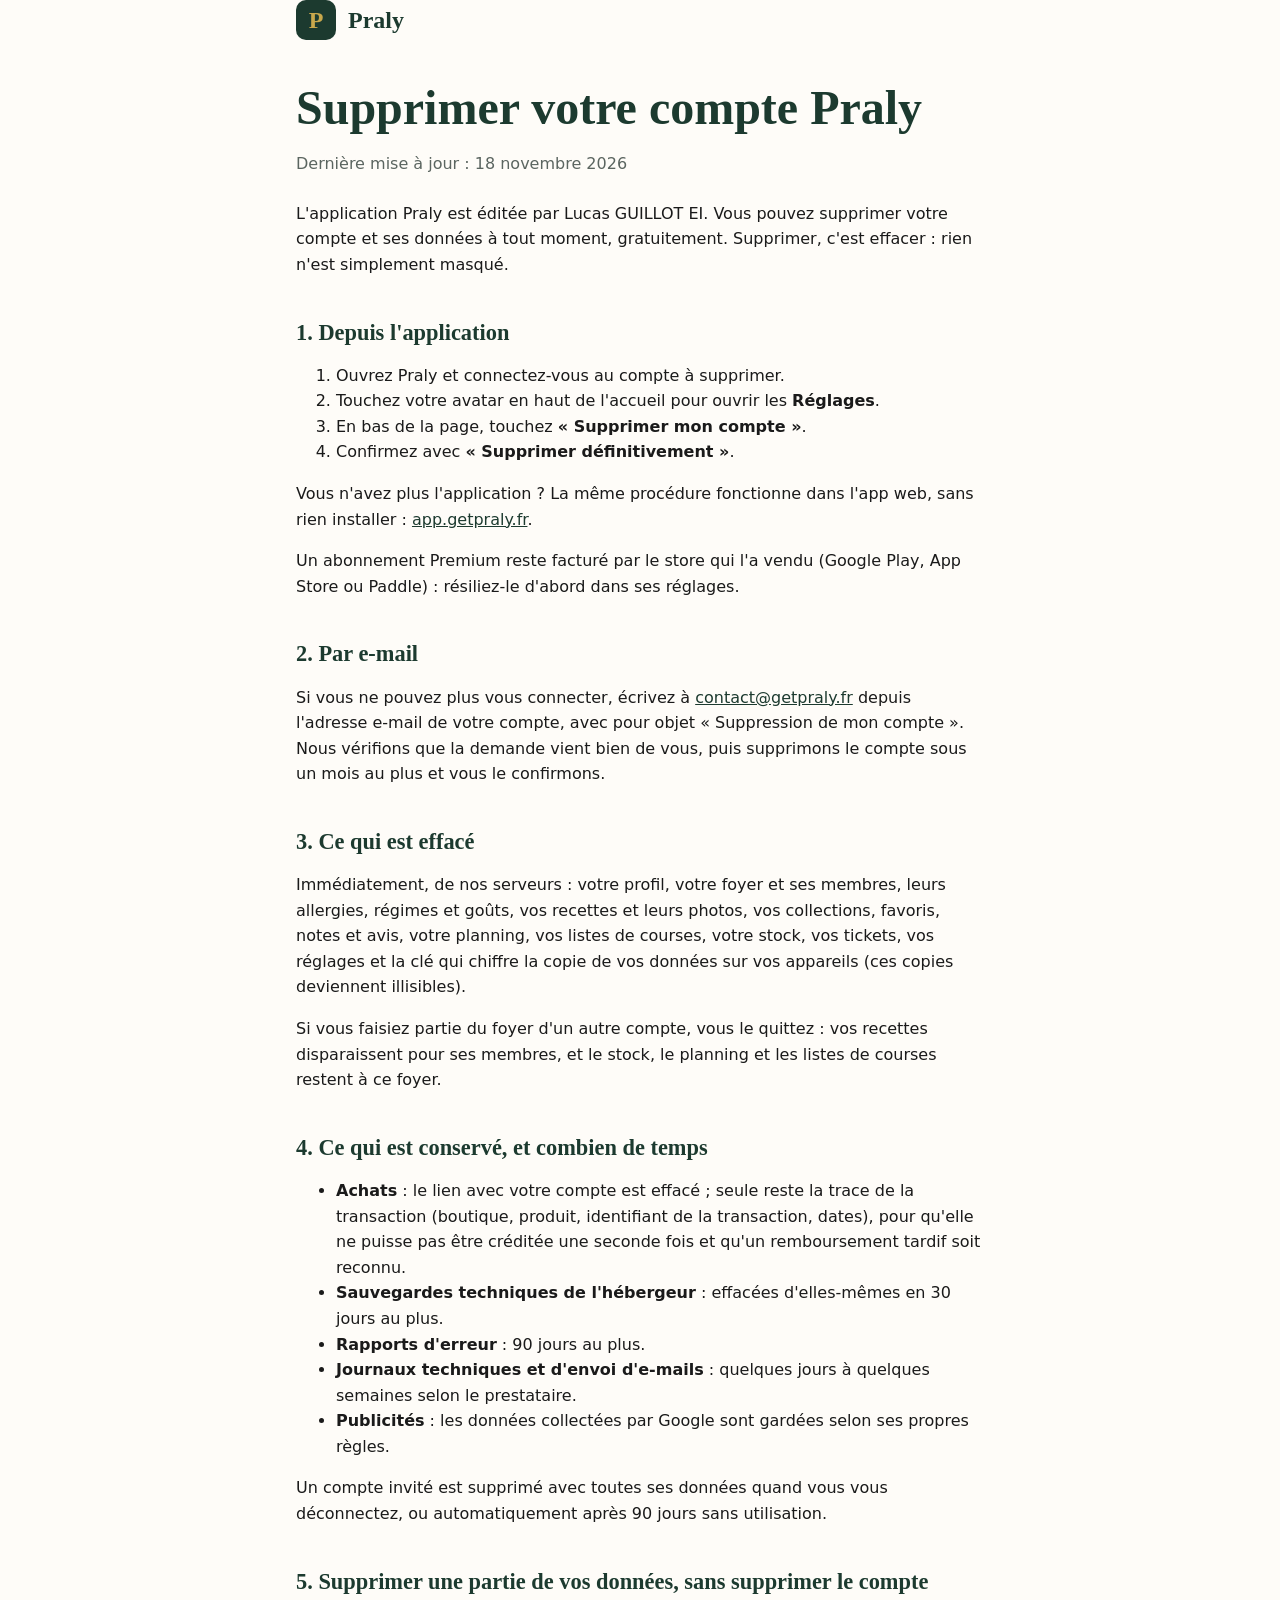
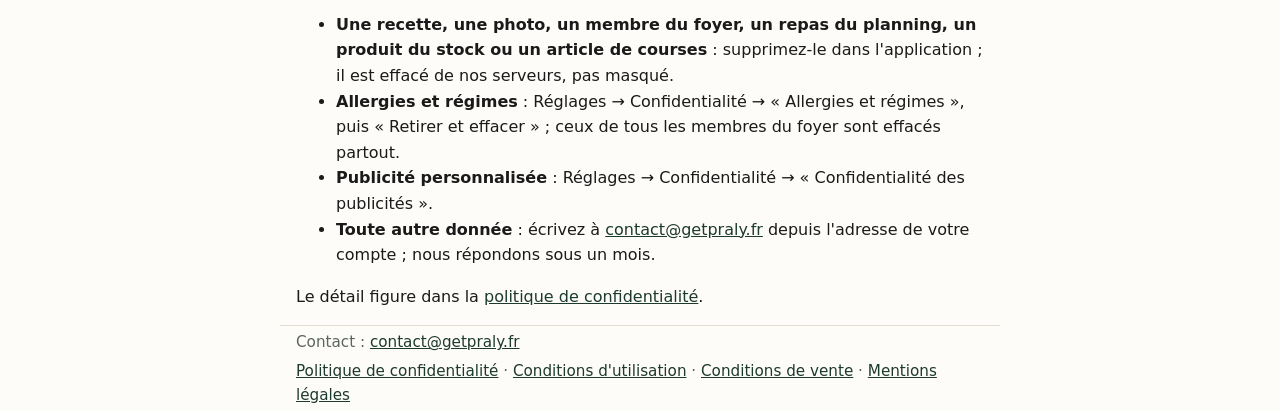
<file: supprimer-mon-compte/index.html>
<!doctype html>
<html lang="fr">
<head>
  <meta charset="utf-8">
  <meta name="viewport" content="width=device-width, initial-scale=1">
  <title>Supprimer mon compte · Praly</title>
  <meta name="description" content="Comment supprimer votre compte Praly et ses données : depuis l'application, depuis l'app web ou par e-mail.">
  <meta name="theme-color" content="#1C3A2F">
  <link rel="canonical" href="https://getpraly.fr/supprimer-mon-compte/">
  <link rel="icon" href="/favicon.svg" type="image/svg+xml">
  <link rel="stylesheet" href="/styles.css">
</head>
<body class="doc">
  <header class="wrap">
    <a class="logo" href="/"><span class="logo-mark">P</span>Praly</a>
  </header>

  <main class="wrap">
    <h1>Supprimer votre compte Praly</h1>
    <p class="updated">Dernière mise à jour : 18 novembre 2026</p>

    <p>L'application Praly est éditée par Lucas GUILLOT EI. Vous pouvez supprimer votre compte et ses données à tout moment, gratuitement. Supprimer, c'est effacer : rien n'est simplement masqué.</p>

    <h2>1. Depuis l'application</h2>
    <ol>
      <li>Ouvrez Praly et connectez-vous au compte à supprimer.</li>
      <li>Touchez votre avatar en haut de l'accueil pour ouvrir les <strong>Réglages</strong>.</li>
      <li>En bas de la page, touchez <strong>« Supprimer mon compte »</strong>.</li>
      <li>Confirmez avec <strong>« Supprimer définitivement »</strong>.</li>
    </ol>
    <p>Vous n'avez plus l'application ? La même procédure fonctionne dans l'app web, sans rien installer : <a href="https://app.getpraly.fr">app.getpraly.fr</a>.</p>
    <p>Un abonnement Premium reste facturé par le store qui l'a vendu (Google Play, App Store ou Paddle) : résiliez-le d'abord dans ses réglages.</p>

    <h2>2. Par e-mail</h2>
    <p>Si vous ne pouvez plus vous connecter, écrivez à <a href="mailto:contact@getpraly.fr?subject=Suppression%20de%20mon%20compte">contact@getpraly.fr</a> depuis l'adresse e-mail de votre compte, avec pour objet « Suppression de mon compte ». Nous vérifions que la demande vient bien de vous, puis supprimons le compte sous un mois au plus et vous le confirmons.</p>

    <h2>3. Ce qui est effacé</h2>
    <p>Immédiatement, de nos serveurs : votre profil, votre foyer et ses membres, leurs allergies, régimes et goûts, vos recettes et leurs photos, vos collections, favoris, notes et avis, votre planning, vos listes de courses, votre stock, vos tickets, vos réglages et la clé qui chiffre la copie de vos données sur vos appareils (ces copies deviennent illisibles).</p>
    <p>Si vous faisiez partie du foyer d'un autre compte, vous le quittez : vos recettes disparaissent pour ses membres, et le stock, le planning et les listes de courses restent à ce foyer.</p>

    <h2>4. Ce qui est conservé, et combien de temps</h2>
    <ul>
      <li><strong>Achats</strong> : le lien avec votre compte est effacé ; seule reste la trace de la transaction (boutique, produit, identifiant de la transaction, dates), pour qu'elle ne puisse pas être créditée une seconde fois et qu'un remboursement tardif soit reconnu.</li>
      <li><strong>Sauvegardes techniques de l'hébergeur</strong> : effacées d'elles-mêmes en 30 jours au plus.</li>
      <li><strong>Rapports d'erreur</strong> : 90 jours au plus.</li>
      <li><strong>Journaux techniques et d'envoi d'e-mails</strong> : quelques jours à quelques semaines selon le prestataire.</li>
      <li><strong>Publicités</strong> : les données collectées par Google sont gardées selon ses propres règles.</li>
    </ul>
    <p>Un compte invité est supprimé avec toutes ses données quand vous vous déconnectez, ou automatiquement après 90 jours sans utilisation.</p>
    <h2 id="une-partie">5. Supprimer une partie de vos données, sans supprimer le compte</h2>
    <ul>
      <li><strong>Une recette, une photo, un membre du foyer, un repas du planning, un produit du stock ou un article de courses</strong> : supprimez-le dans l'application ; il est effacé de nos serveurs, pas masqué.</li>
      <li><strong>Allergies et régimes</strong> : Réglages → Confidentialité → « Allergies et régimes », puis « Retirer et effacer » ; ceux de tous les membres du foyer sont effacés partout.</li>
      <li><strong>Publicité personnalisée</strong> : Réglages → Confidentialité → « Confidentialité des publicités ».</li>
      <li><strong>Toute autre donnée</strong> : écrivez à <a href="mailto:contact@getpraly.fr">contact@getpraly.fr</a> depuis l'adresse de votre compte ; nous répondons sous un mois.</li>
    </ul>
    <p>Le détail figure dans la <a href="/confidentialite/">politique de confidentialité</a>.</p>
  </main>

  <footer class="wrap">
    <p>Contact : <a href="mailto:contact@getpraly.fr">contact@getpraly.fr</a></p>
    <p><a href="/confidentialite/">Politique de confidentialité</a> · <a href="/conditions/">Conditions d'utilisation</a> · <a href="/conditions-de-vente/">Conditions de vente</a> · <a href="/mentions-legales/">Mentions légales</a></p>
  </footer>
</body>
</html>
</file>
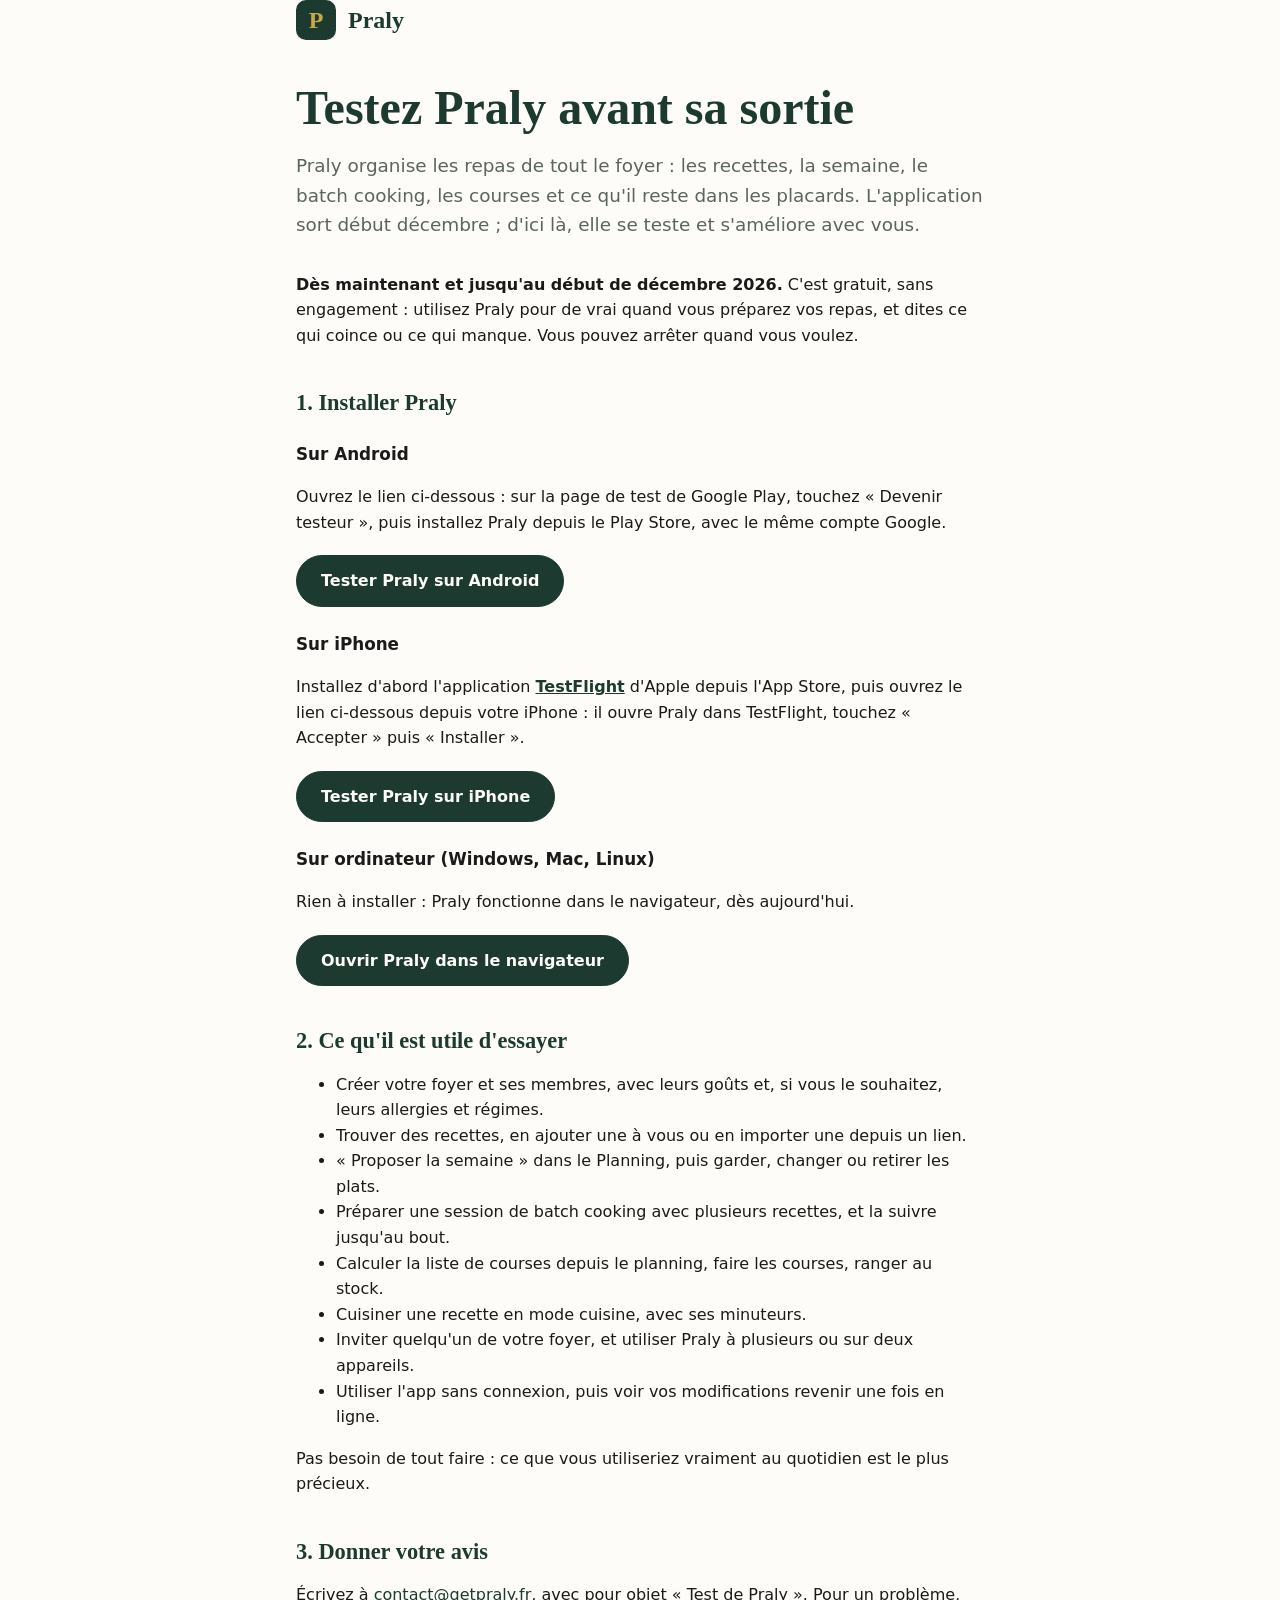
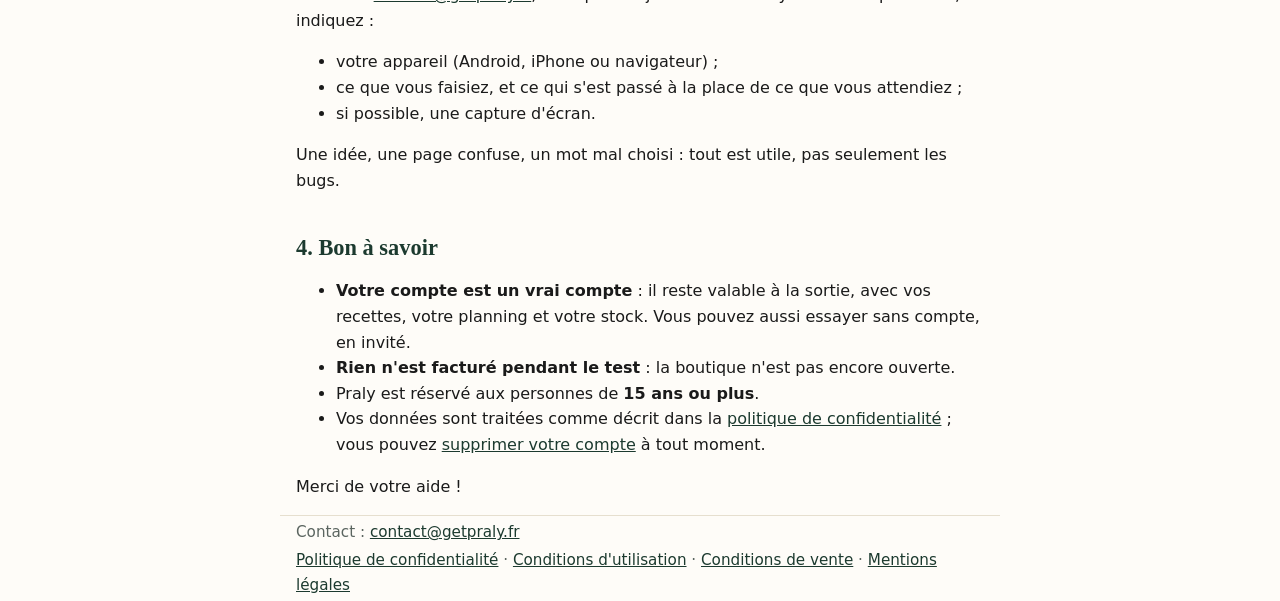
<file: tester/index.html>
<!doctype html>
<html lang="fr">
<head>
  <meta charset="utf-8">
  <meta name="viewport" content="width=device-width, initial-scale=1">
  <title>Tester Praly avant sa sortie · Praly</title>
  <meta name="description" content="Essayez Praly avant sa sortie, sur Android, iPhone ou ordinateur, et aidez à l'améliorer : dès maintenant et jusqu'au début de décembre 2026.">
  <meta name="theme-color" content="#1C3A2F">
  <link rel="canonical" href="https://getpraly.fr/tester/">
  <link rel="icon" href="/favicon.svg" type="image/svg+xml">
  <link rel="stylesheet" href="/styles.css">
</head>
<body class="doc">
  <header class="wrap">
    <a class="logo" href="/"><span class="logo-mark">P</span>Praly</a>
  </header>

  <main class="wrap">
    <h1>Testez Praly avant sa sortie</h1>
    <p class="lead">Praly organise les repas de tout le foyer : les recettes, la semaine, le batch cooking, les courses et ce qu'il reste dans les placards. L'application sort début décembre ; d'ici là, elle se teste et s'améliore avec vous.</p>
    <p><strong>Dès maintenant et jusqu'au début de décembre 2026.</strong> C'est gratuit, sans engagement : utilisez Praly pour de vrai quand vous préparez vos repas, et dites ce qui coince ou ce qui manque. Vous pouvez arrêter quand vous voulez.</p>

    <h2>1. Installer Praly</h2>

    <h3>Sur Android</h3>
    <p>Ouvrez le lien ci-dessous : sur la page de test de Google Play, touchez « Devenir testeur », puis installez Praly depuis le Play Store, avec le même compte Google.</p>
    <p class="open-app"><a class="button" href="https://play.google.com/apps/testing/fr.getpraly.app" rel="nofollow">Tester Praly sur Android</a></p>

    <h3>Sur iPhone</h3>
    <p>Installez d'abord l'application <a href="https://apps.apple.com/app/testflight/id899247664"><strong>TestFlight</strong></a> d'Apple depuis l'App Store, puis ouvrez le lien ci-dessous depuis votre iPhone : il ouvre Praly dans TestFlight, touchez « Accepter » puis « Installer ».</p>
    <p class="open-app"><a class="button" href="https://testflight.apple.com/join/zfSvyJRT" rel="nofollow">Tester Praly sur iPhone</a></p>

    <h3>Sur ordinateur (Windows, Mac, Linux)</h3>
    <p>Rien à installer : Praly fonctionne dans le navigateur, dès aujourd'hui.</p>
    <p class="open-app"><a class="button" href="https://app.getpraly.fr/" rel="nofollow">Ouvrir Praly dans le navigateur</a></p>

    <h2>2. Ce qu'il est utile d'essayer</h2>
    <ul>
      <li>Créer votre foyer et ses membres, avec leurs goûts et, si vous le souhaitez, leurs allergies et régimes.</li>
      <li>Trouver des recettes, en ajouter une à vous ou en importer une depuis un lien.</li>
      <li>« Proposer la semaine » dans le Planning, puis garder, changer ou retirer les plats.</li>
      <li>Préparer une session de batch cooking avec plusieurs recettes, et la suivre jusqu'au bout.</li>
      <li>Calculer la liste de courses depuis le planning, faire les courses, ranger au stock.</li>
      <li>Cuisiner une recette en mode cuisine, avec ses minuteurs.</li>
      <li>Inviter quelqu'un de votre foyer, et utiliser Praly à plusieurs ou sur deux appareils.</li>
      <li>Utiliser l'app sans connexion, puis voir vos modifications revenir une fois en ligne.</li>
    </ul>
    <p>Pas besoin de tout faire : ce que vous utiliseriez vraiment au quotidien est le plus précieux.</p>

    <h2>3. Donner votre avis</h2>
    <p>Écrivez à <a href="mailto:contact@getpraly.fr?subject=Test%20de%20Praly">contact@getpraly.fr</a>, avec pour objet « Test de Praly ». Pour un problème, indiquez :</p>
    <ul>
      <li>votre appareil (Android, iPhone ou navigateur) ;</li>
      <li>ce que vous faisiez, et ce qui s'est passé à la place de ce que vous attendiez ;</li>
      <li>si possible, une capture d'écran.</li>
    </ul>
    <p>Une idée, une page confuse, un mot mal choisi : tout est utile, pas seulement les bugs.</p>

    <h2>4. Bon à savoir</h2>
    <ul>
      <li><strong>Votre compte est un vrai compte</strong> : il reste valable à la sortie, avec vos recettes, votre planning et votre stock. Vous pouvez aussi essayer sans compte, en invité.</li>
      <li><strong>Rien n'est facturé pendant le test</strong> : la boutique n'est pas encore ouverte.</li>
      <li>Praly est réservé aux personnes de <strong>15 ans ou plus</strong>.</li>
      <li>Vos données sont traitées comme décrit dans la <a href="/confidentialite/">politique de confidentialité</a> ; vous pouvez <a href="/supprimer-mon-compte/">supprimer votre compte</a> à tout moment.</li>
    </ul>
    <p>Merci de votre aide !</p>
  </main>

  <footer class="wrap">
    <p>Contact : <a href="mailto:contact@getpraly.fr">contact@getpraly.fr</a></p>
    <p><a href="/confidentialite/">Politique de confidentialité</a> · <a href="/conditions/">Conditions d'utilisation</a> · <a href="/conditions-de-vente/">Conditions de vente</a> · <a href="/mentions-legales/">Mentions légales</a></p>
  </footer>
</body>
</html>
</file>
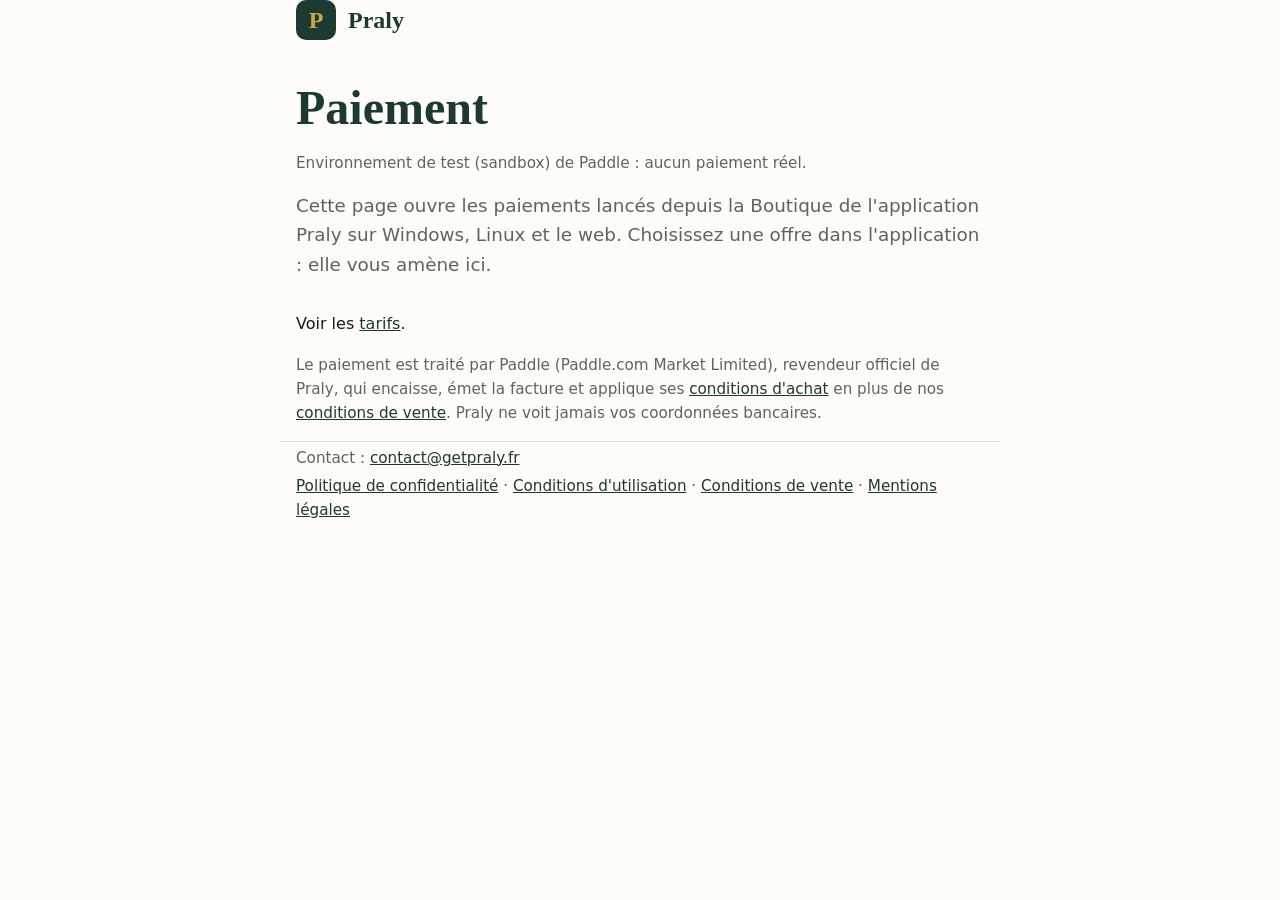
<file: paiement/test/index.html>
<!doctype html>
<html lang="fr">
<head>
  <meta charset="utf-8">
  <meta name="viewport" content="width=device-width, initial-scale=1">
  <title>Paiement de test · Praly</title>
  <meta name="description" content="Paiement d'un achat de l'application Praly, par Paddle, revendeur officiel.">
  <meta name="robots" content="noindex">
  <meta name="referrer" content="no-referrer">
  <meta name="theme-color" content="#1C3A2F">
  <link rel="icon" href="/favicon.svg" type="image/svg+xml">
  <link rel="stylesheet" href="/styles.css">
</head>
<body class="doc">
  <header class="wrap">
    <a class="logo" href="/"><span class="logo-mark">P</span>Praly</a>
  </header>

  <main class="wrap">
    <h1>Paiement</h1>
    <p class="note">Environnement de test (sandbox) de Paddle : aucun paiement réel.</p>

    <div id="waiting">
      <p class="lead">Ouverture du paiement sécurisé…</p>
    </div>
    <div id="completed" hidden>
      <p class="lead">Paiement terminé, merci. Retournez dans Praly : votre achat y apparaît dans quelques secondes.</p>
      <p class="note">Paddle vous envoie son reçu par e-mail, et Praly la confirmation de la commande.</p>
    </div>
    <div id="closed" hidden>
      <p class="lead">Le paiement a été fermé avant la fin, rien n'a été payé. Retournez dans Praly pour recommencer depuis la Boutique.</p>
    </div>
    <div id="failed" hidden>
      <p class="lead">Le paiement n'a pas pu s'ouvrir. Retournez dans Praly et réessayez depuis la Boutique. Si cela continue, écrivez-nous à <a href="mailto:contact@getpraly.fr">contact@getpraly.fr</a>.</p>
    </div>
    <div id="no-transaction" hidden>
      <p class="lead">Cette page ouvre les paiements lancés depuis la Boutique de l'application Praly sur Windows, Linux et le web. Choisissez une offre dans l'application : elle vous amène ici.</p>
      <p>Voir les <a href="/#tarifs">tarifs</a>.</p>
    </div>

    <p class="note">Le paiement est traité par Paddle (Paddle.com Market Limited), revendeur officiel de Praly, qui encaisse, émet la facture et applique ses <a href="https://www.paddle.com/legal/checkout-buyer-terms">conditions d'achat</a> en plus de nos <a href="/conditions-de-vente/">conditions de vente</a>. Praly ne voit jamais vos coordonnées bancaires.</p>
  </main>

  <footer class="wrap">
    <p>Contact : <a href="mailto:contact@getpraly.fr">contact@getpraly.fr</a></p>
    <p><a href="/confidentialite/">Politique de confidentialité</a> · <a href="/conditions/">Conditions d'utilisation</a> · <a href="/conditions-de-vente/">Conditions de vente</a> · <a href="/mentions-legales/">Mentions légales</a></p>
  </footer>

  <!-- Jeton côté client de Paddle (Developer tools → Authentication →
       Client-side tokens) : public, fait pour être dans la page. -->
  <script src="/paiement/paiement.js" data-environment="sandbox" data-token="test_1ba521b90a9d2cd8c496bdbdfd2"></script>
</body>
</html>
</file>
<file: styles.css>
/* Styles communs du site. Aucune ressource externe : le site ne transmet
   l'adresse IP des visiteurs à aucun tiers (hors hébergeur). */
:root {
  --bg: #FEFCF8;
  --text: #1A1A1A;
  --muted: #5B6560;
  --primary: #1C3A2F;
  --accent: #C9A84C;
  --card: #F4EFE3;
  --border: #E6DFCF;
}
@media (prefers-color-scheme: dark) {
  :root {
    --bg: #1A2620;
    --text: #F0F0F0;
    --muted: #A9B5AE;
    --primary: #8FBF9F;
    --accent: #E0C878;
    --card: #223129;
    --border: #2F4237;
  }
}
* { box-sizing: border-box; }
html { -webkit-text-size-adjust: 100%; }
body {
  margin: 0;
  background: var(--bg);
  color: var(--text);
  font-family: system-ui, -apple-system, "Segoe UI", Roboto, sans-serif;
  line-height: 1.6;
  overflow-wrap: break-word;
}
a { color: var(--primary); }
.wrap { max-width: 720px; margin: 0 auto; padding: 0 16px; }
header { padding: 32px 0 0; }
.logo {
  display: inline-flex; align-items: center; gap: 12px;
  font-family: Georgia, "Times New Roman", serif;
  font-size: 1.5rem; font-weight: 700; color: var(--primary);
  text-decoration: none;
}
.logo-mark {
  width: 40px; height: 40px; border-radius: 10px;
  display: grid; place-items: center;
  background: #1C3A2F; color: #C9A84C;
}
main { padding: 64px 0 48px; }
h1, h2 { font-family: Georgia, "Times New Roman", serif; color: var(--primary); }
h1 { font-size: clamp(2rem, 6vw, 3rem); line-height: 1.15; margin: 0 0 16px; }
h2 { font-size: 1.4rem; line-height: 1.3; margin: 40px 0 12px; }
h3 { font-size: 1.05rem; margin: 24px 0 8px; }
.lead { font-size: 1.15rem; color: var(--muted); margin: 0 0 32px; }
.badge {
  display: inline-block; padding: 6px 14px; border-radius: 999px;
  border: 1px solid var(--accent); font-size: .95rem;
}
ul.features { list-style: none; padding: 0; margin: 48px 0 0; display: grid; gap: 12px; }
ul.features li {
  background: var(--card); border: 1px solid var(--border);
  border-radius: 12px; padding: 16px 20px;
}
ul.features strong { color: var(--primary); }
.doc main { padding-top: 40px; }
.doc .updated { color: var(--muted); margin: 0 0 24px; }
.table-scroll { overflow-x: auto; }
table { border-collapse: collapse; width: 100%; font-size: .95rem; }
th, td { text-align: left; vertical-align: top; padding: 10px 12px; border-bottom: 1px solid var(--border); }
th { color: var(--primary); }
footer {
  border-top: 1px solid var(--border);
  padding: 24px 0 40px; color: var(--muted); font-size: .95rem;
}
footer p { margin: 4px 0; }
.note { color: var(--muted); font-size: .95rem; }
/* Brouillon : information encore à fournir, à retirer avant la mise en ligne. */
mark.todo { background: #FFE08A; color: #1A1A1A; padding: 0 4px; border-radius: 4px; }
.invite-code {
  display: flex; flex-wrap: wrap; align-items: center; gap: 12px;
  background: var(--card); border: 1px solid var(--border);
  border-radius: 12px; padding: 16px 20px;
}
.invite-code code {
  font-size: clamp(1.3rem, 6vw, 1.8rem); letter-spacing: .08em;
  color: var(--primary); user-select: all;
}
.button {
  display: inline-block; padding: 12px 24px; border-radius: 999px;
  background: var(--primary); color: var(--bg); border: 1px solid var(--primary);
  font: inherit; font-weight: 600; text-decoration: none; cursor: pointer;
}
.button.secondary { background: transparent; color: var(--primary); padding: 8px 16px; }
.open-app { margin-top: 20px; }
.stores { display: flex; flex-wrap: wrap; gap: 12px; }
</file>
